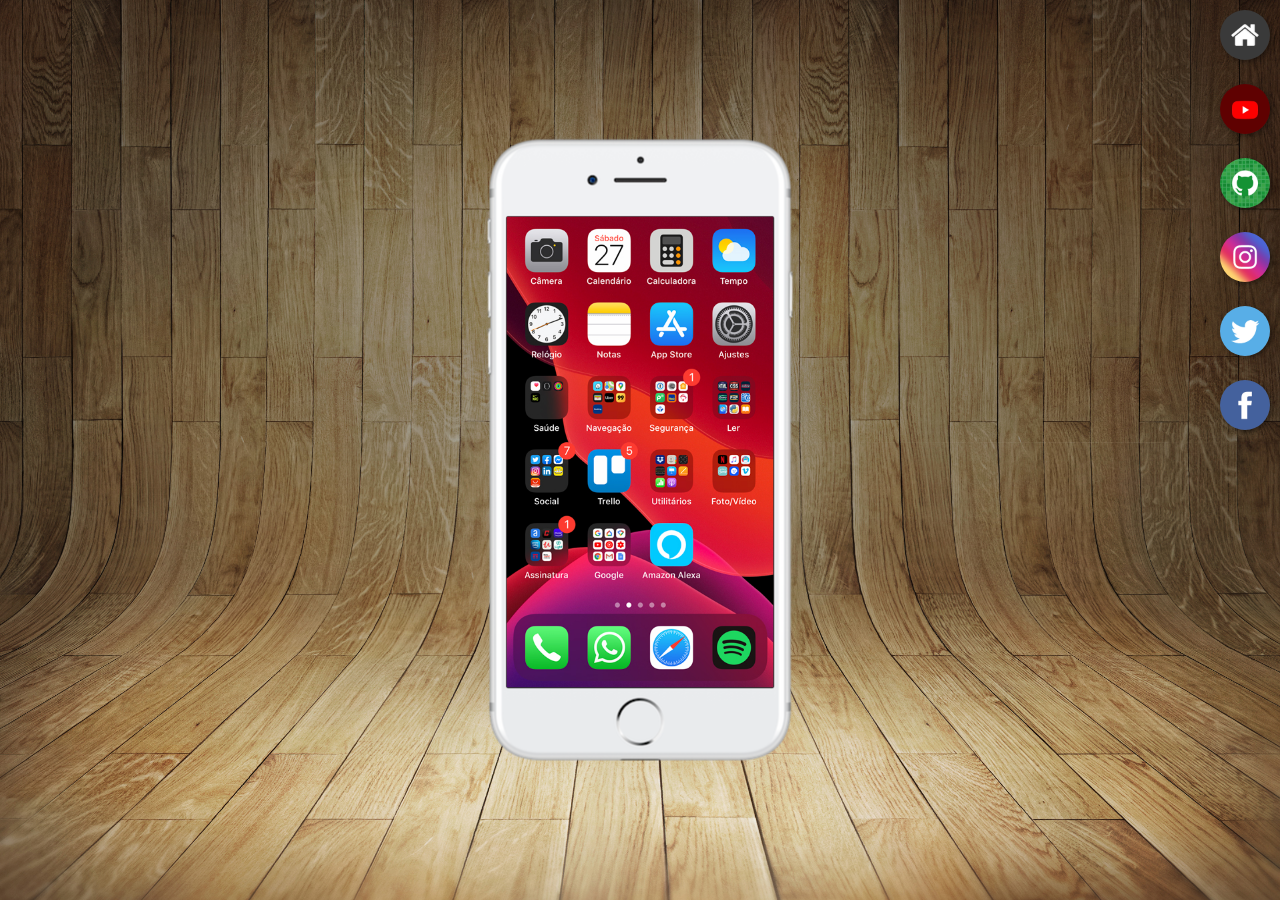
<file: index.html>
<!DOCTYPE html>
<html lang="pt-br">
<head>
    <meta charset="UTF-8">
    <meta http-equiv="X-UA-Compatible" content="IE=edge">
    <meta name="viewport" content="width=device-width, initial-scale=1.0">
    <link rel="shortcut icon" href="favicon.ico" type="image/x-icon">
    <link rel="stylesheet" href="estilos/style.css">
    <title>Projeto Redes Sociais</title>
</head>
<body>
    <main>
        <section id="telefone">
            <iframe src="home.html" name="tela" id="tela" frameborder="0">
                Seu navegador não é compatível com isso.
            </iframe>
        </section>
        <section id="redes-sociais">
            <a href="home.html" target="tela"><img src="imagens/logo-home.jpg" alt="Home"></a><br>
            <a href="youtube.html" target="tela"><img src="imagens/logo-youtube.jpg" alt="Youtube"></a><br>
            <a href="github.html" target="tela"><img src="imagens/logo-github.jpg" alt="GitHub"></a><br>
            <a href="instagram.html" target="tela"><img src="imagens/logo-instagram.jpg" alt="Instagram"></a><br>
            <a href="twitter.html" target="tela"><img src="imagens/logo-twitter.jpg" alt="Twitter"></a><br>
            <a href="facebook.html" target="tela"><img src="imagens/logo-facebook.jpg" alt="Facebook"></a>
        </section>
    </main>
</body>
</html>
</file>
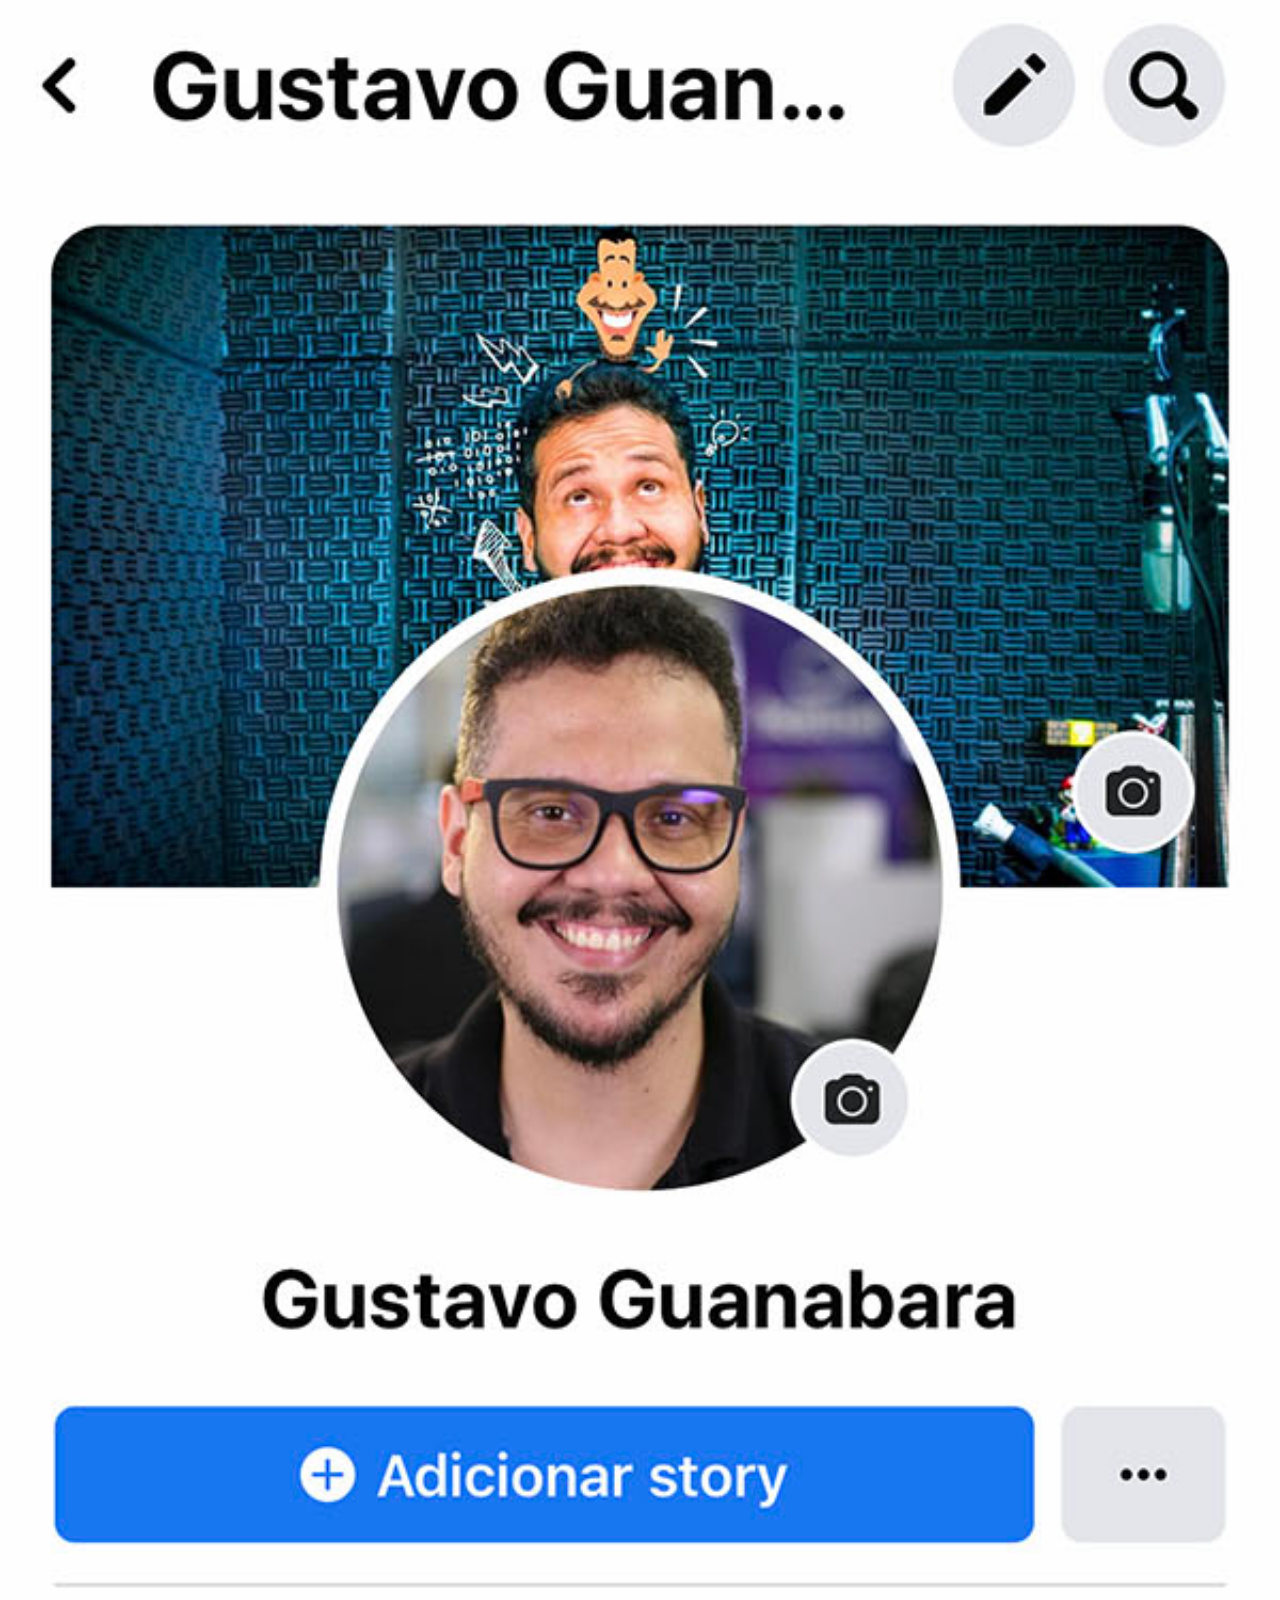
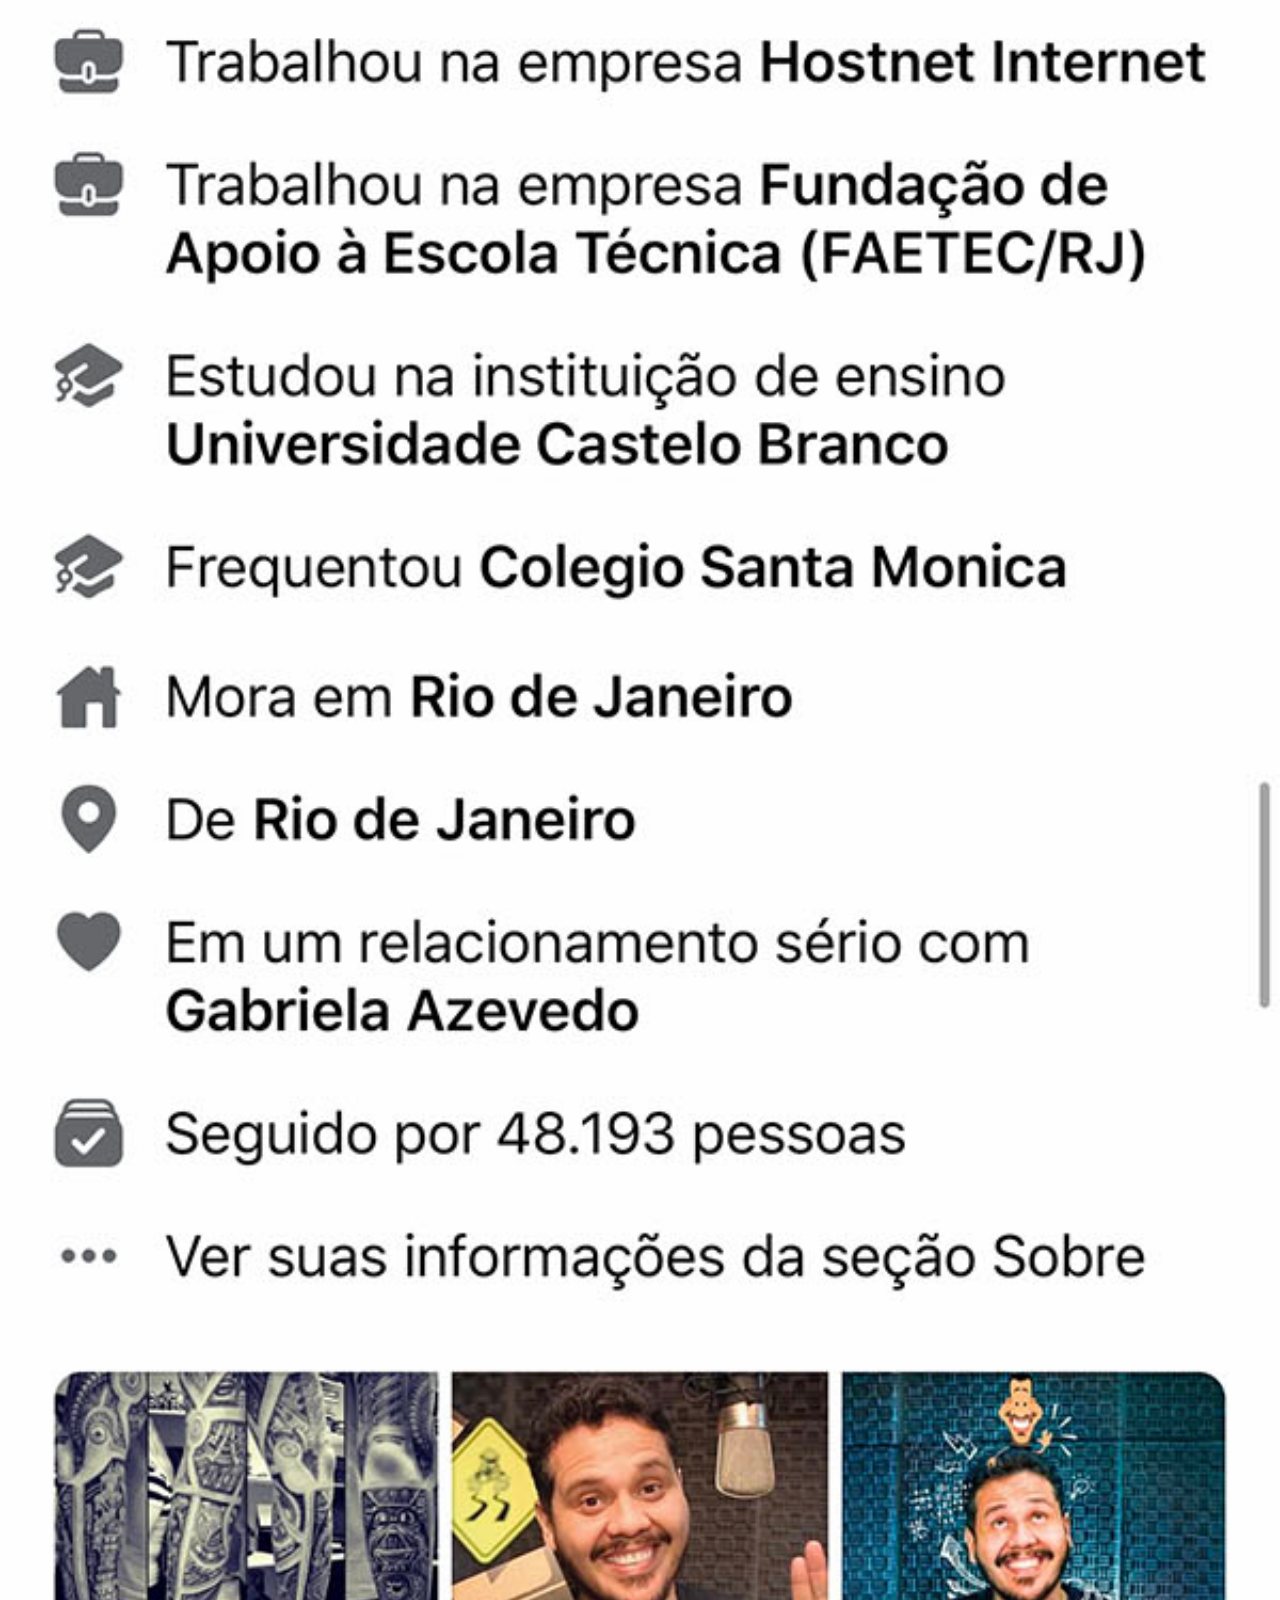
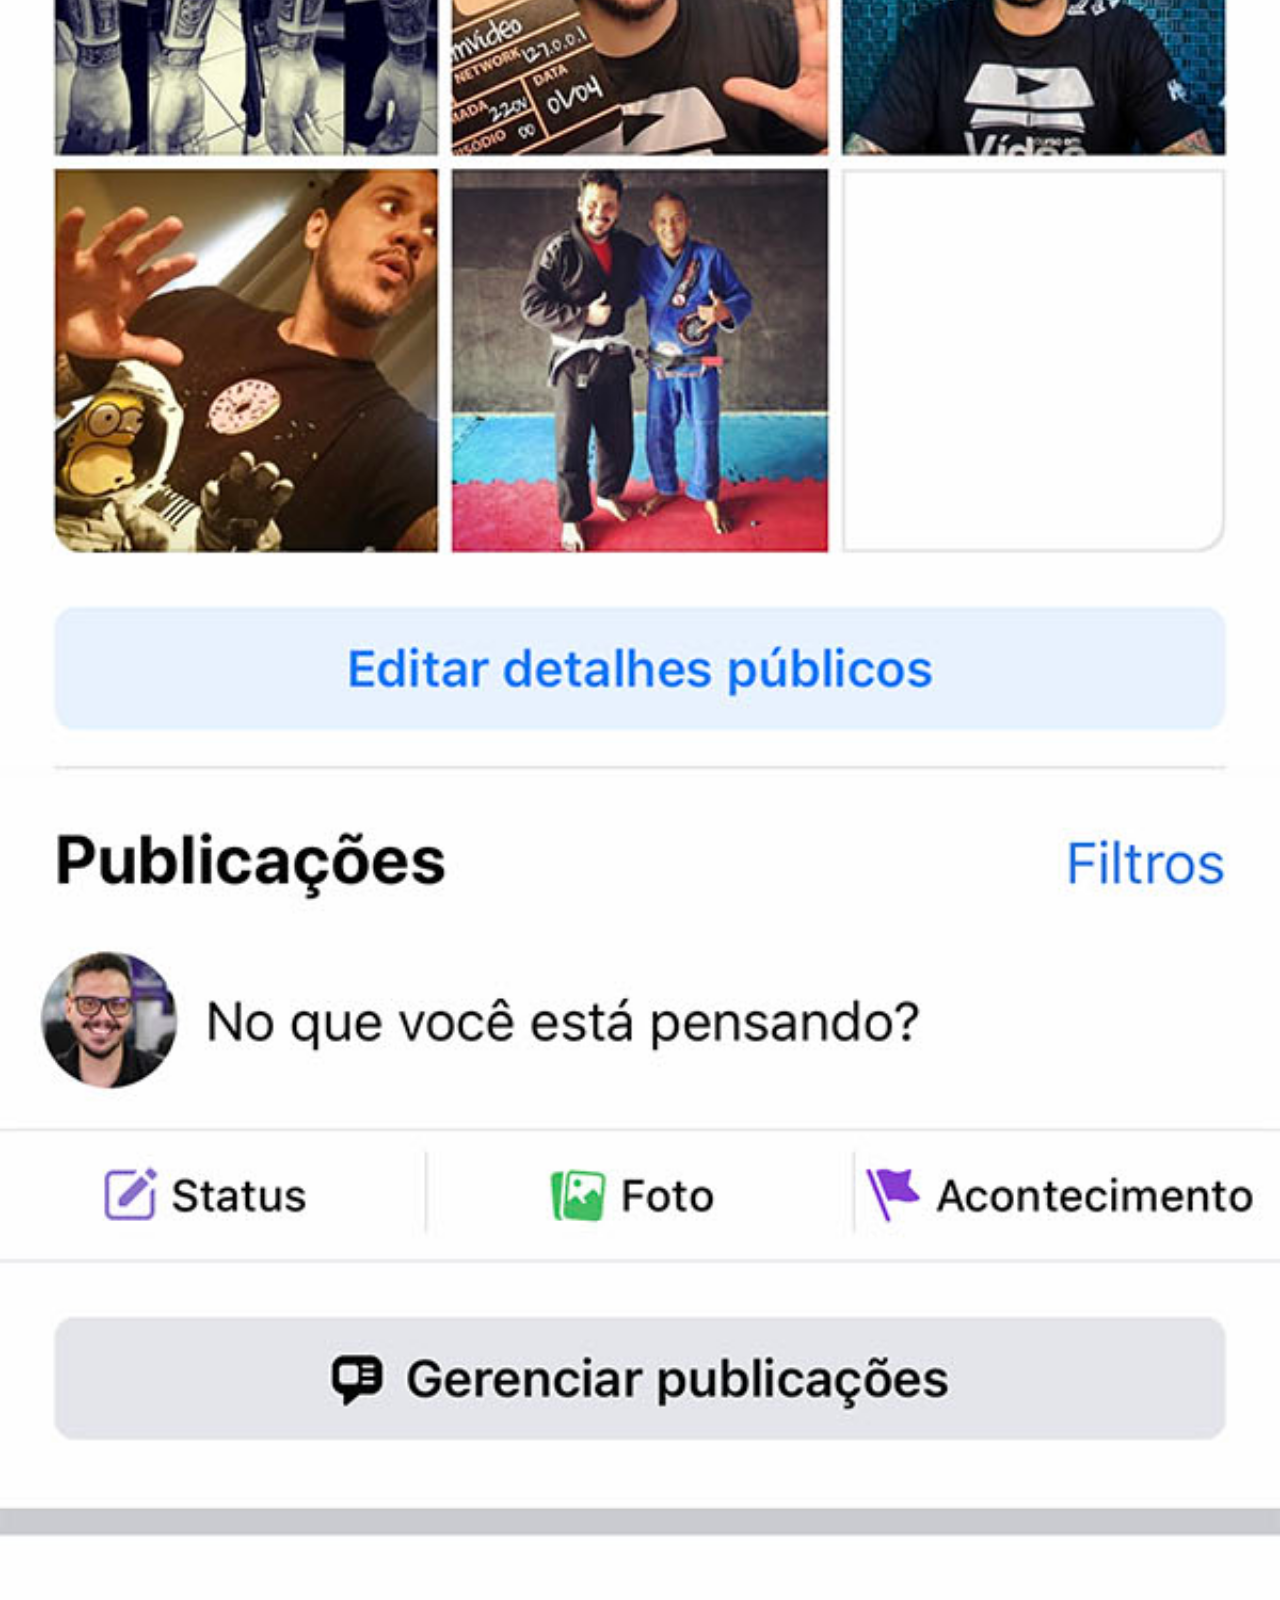
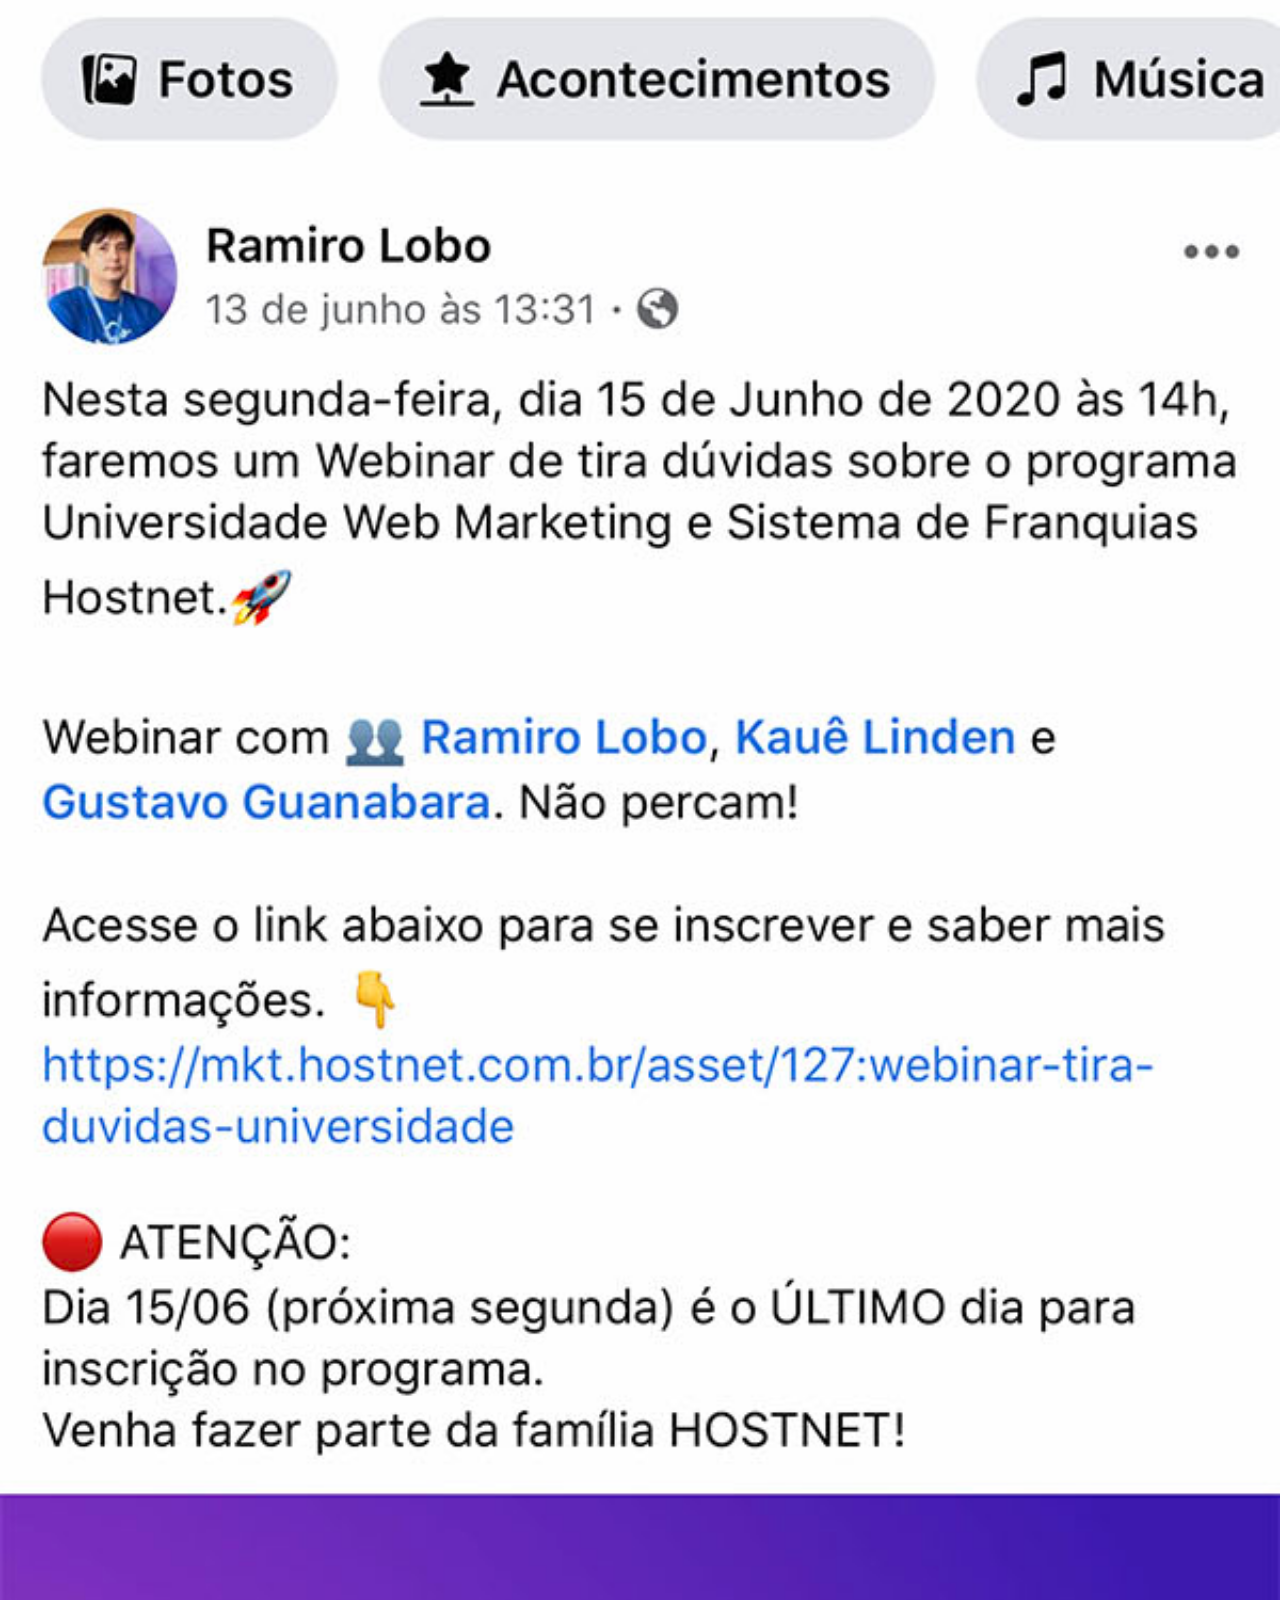
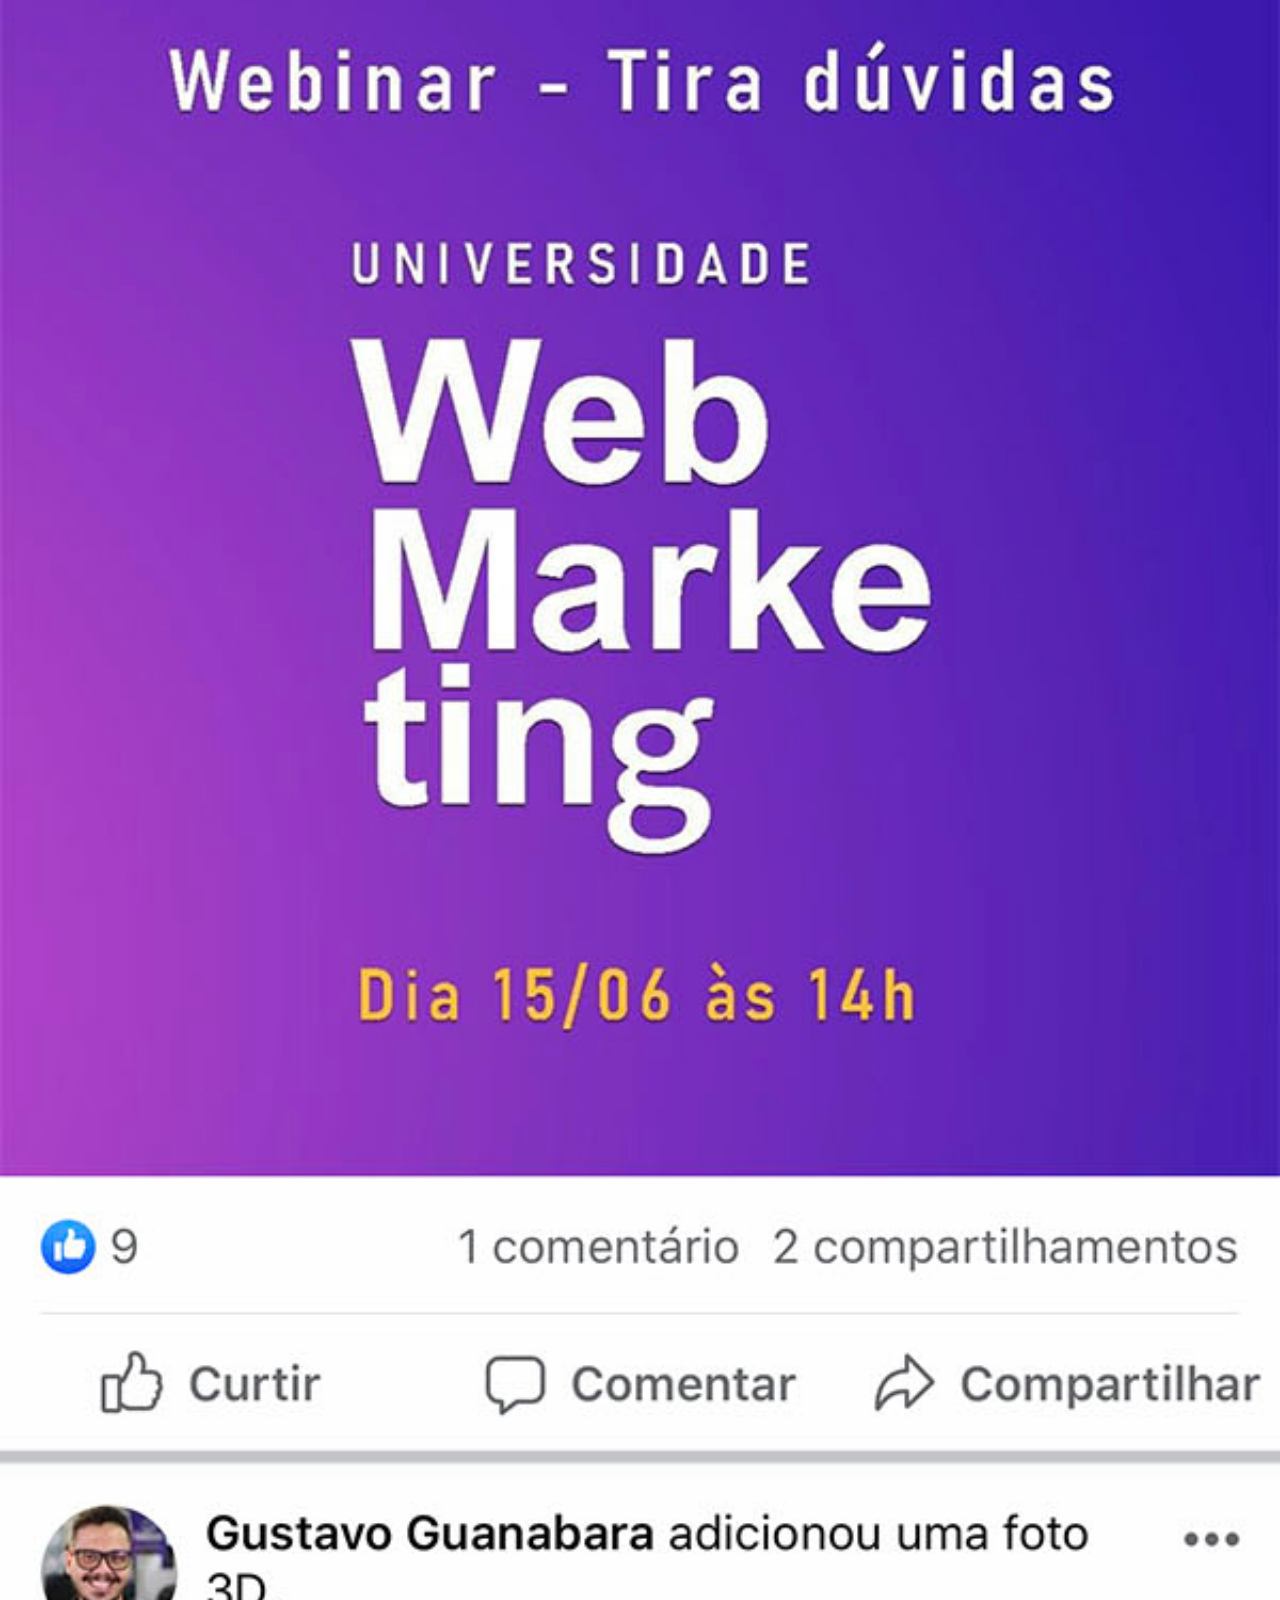
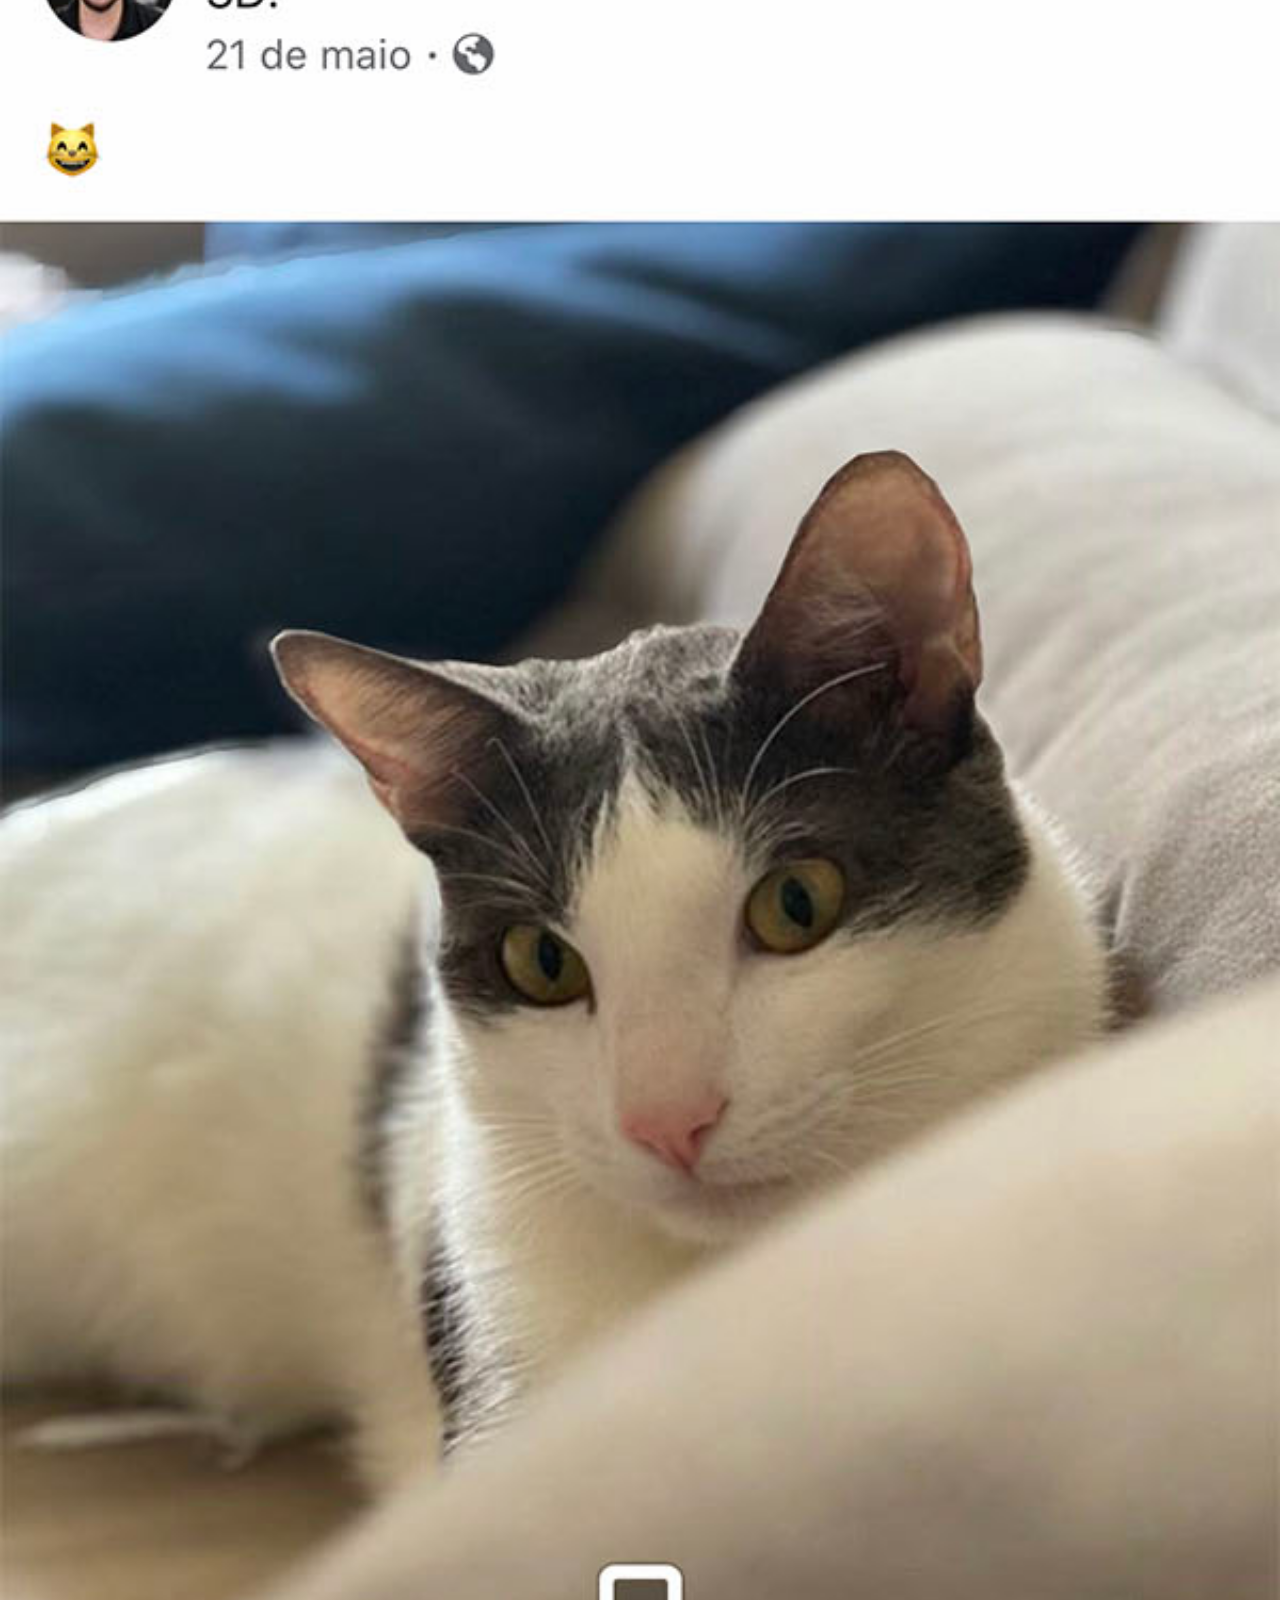
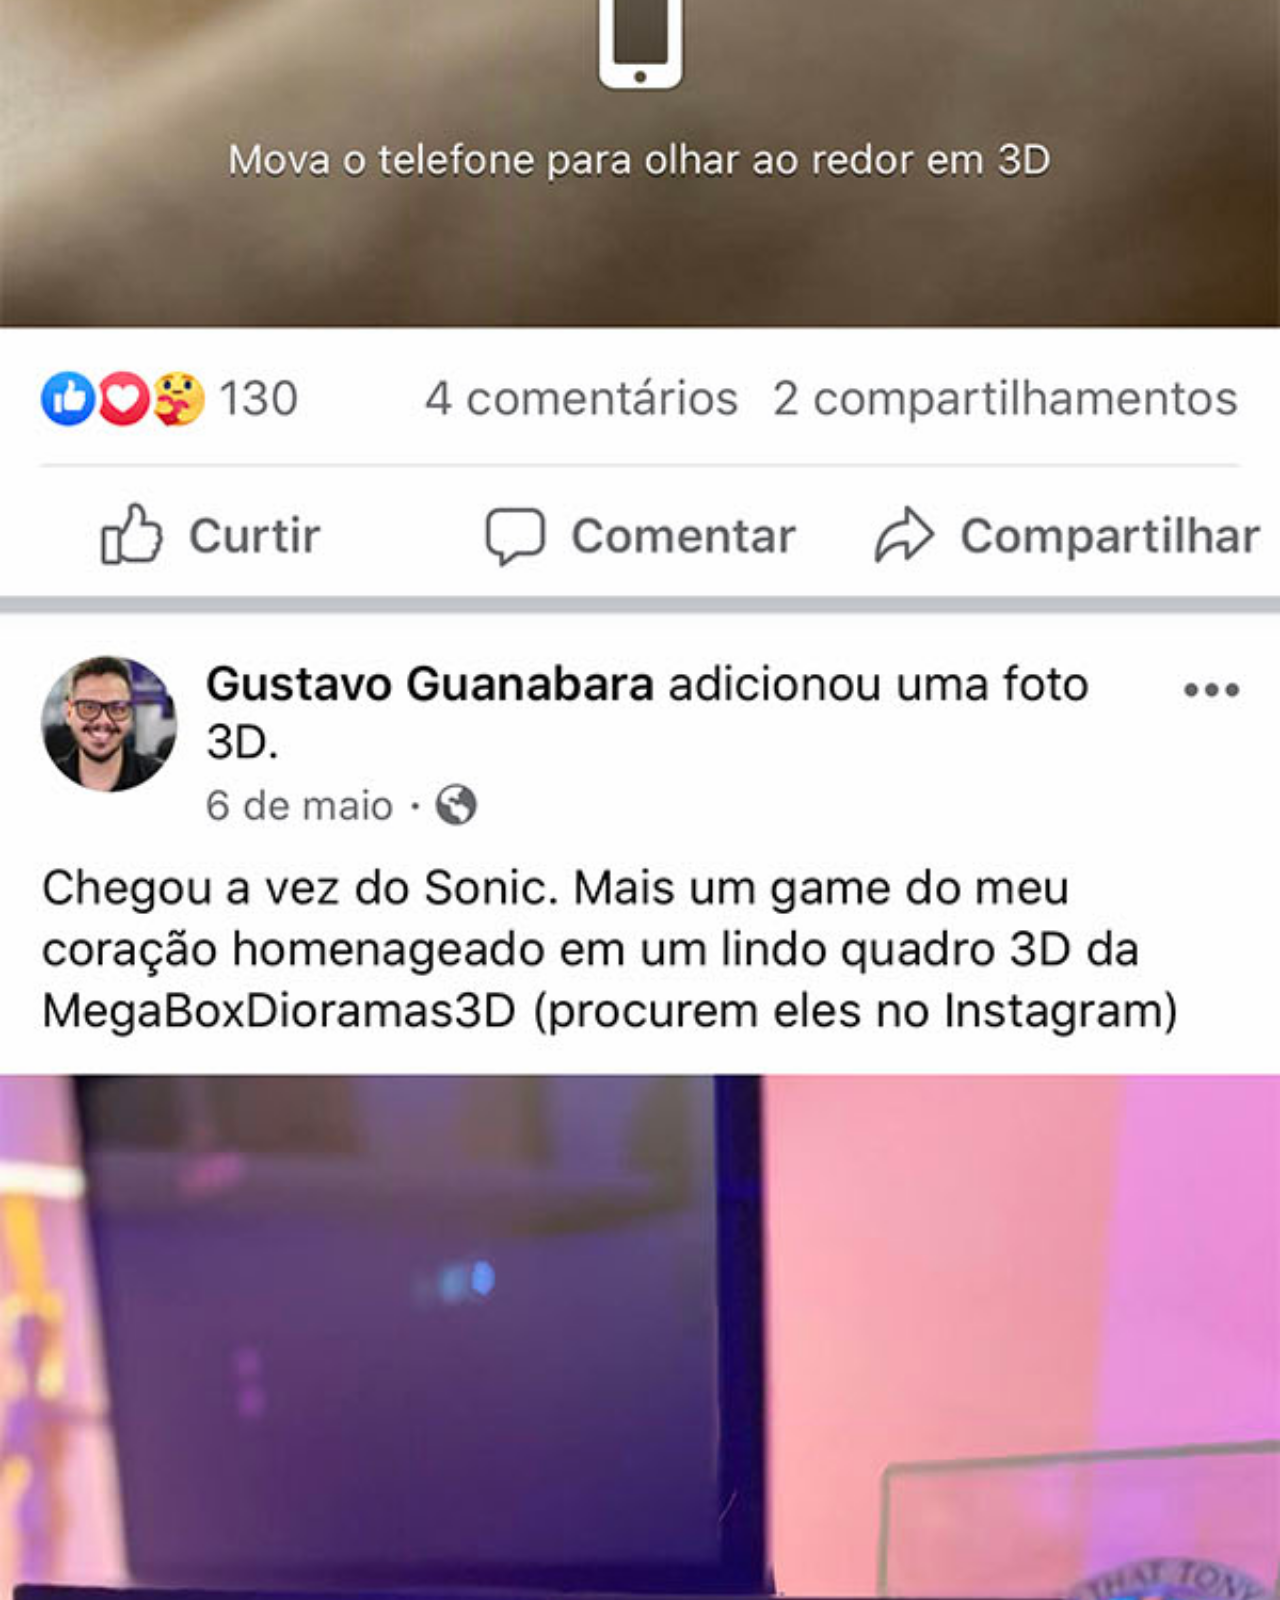
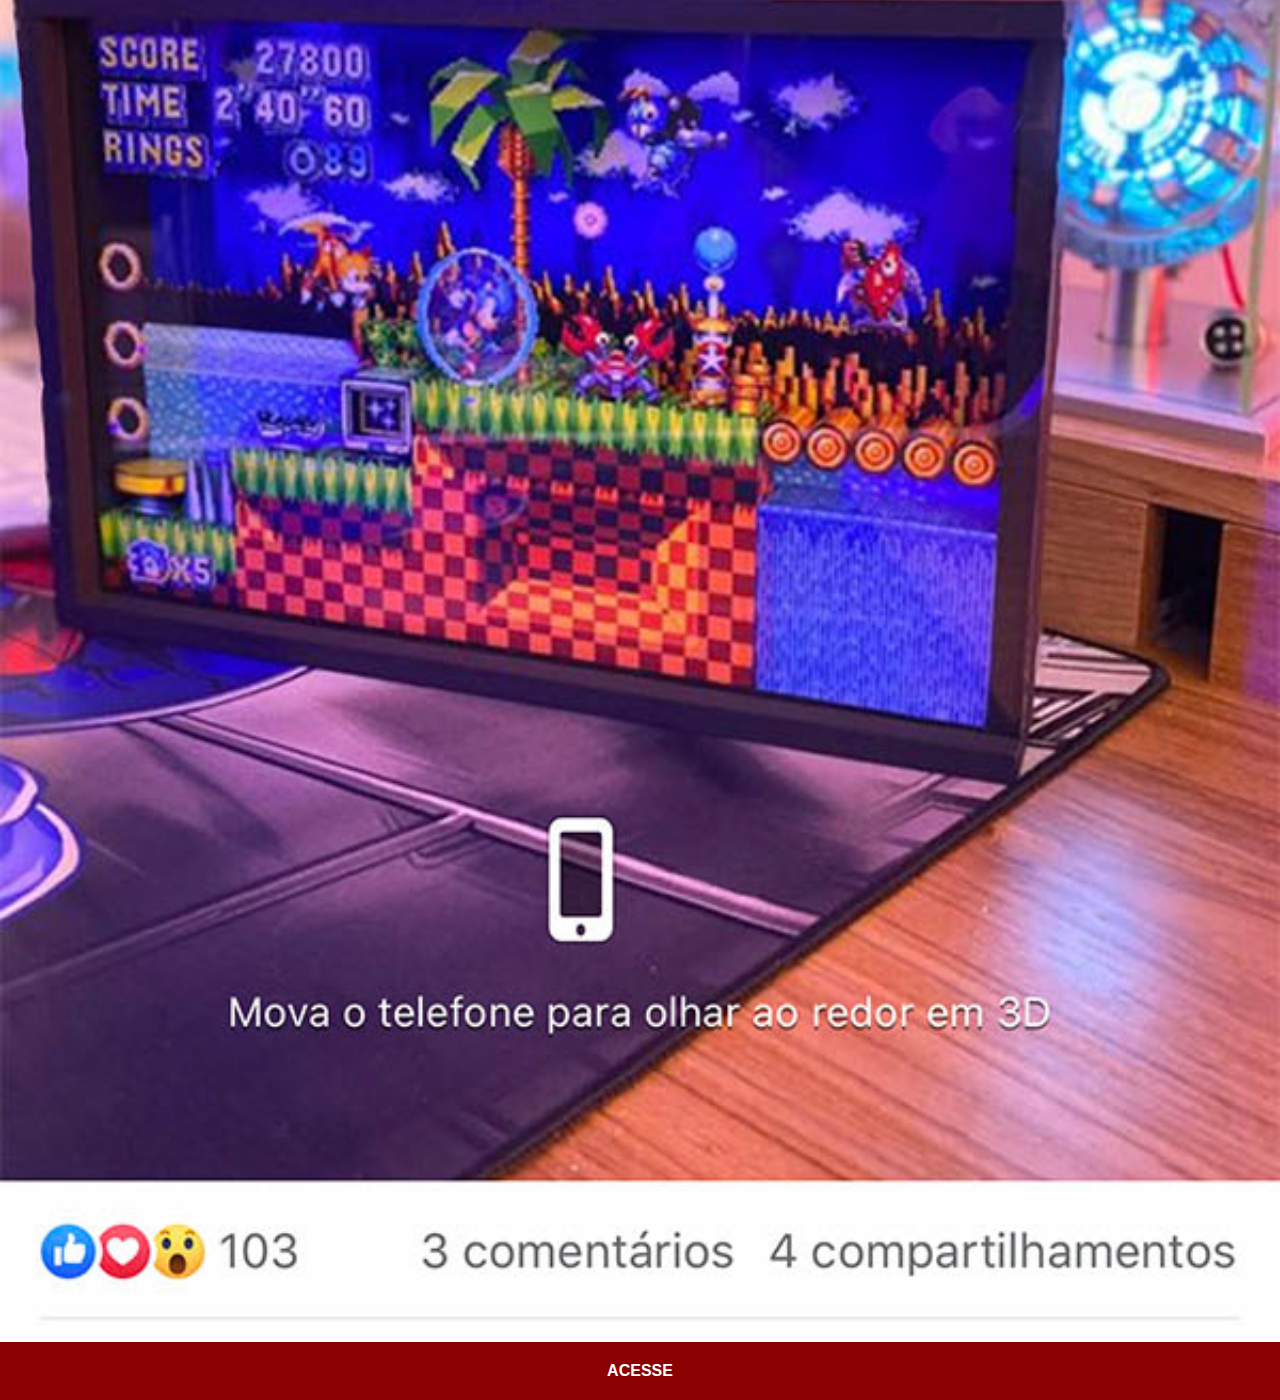
<file: facebook.html>
<!DOCTYPE html>
<html lang="pt-br">
<head>
    <meta charset="UTF-8">
    <meta http-equiv="X-UA-Compatible" content="IE=edge">
    <meta name="viewport" content="width=device-width, initial-scale=1.0">
    <title>Facebook</title>
    <link rel="stylesheet" href="estilos/social.css">
</head>
<body>
    <img src="imagens/tela-facebook.jpg" alt="Facebook"><a href="https://www.google.com/" target="_blank">ACESSE</a>
</body>
</html>
</file>
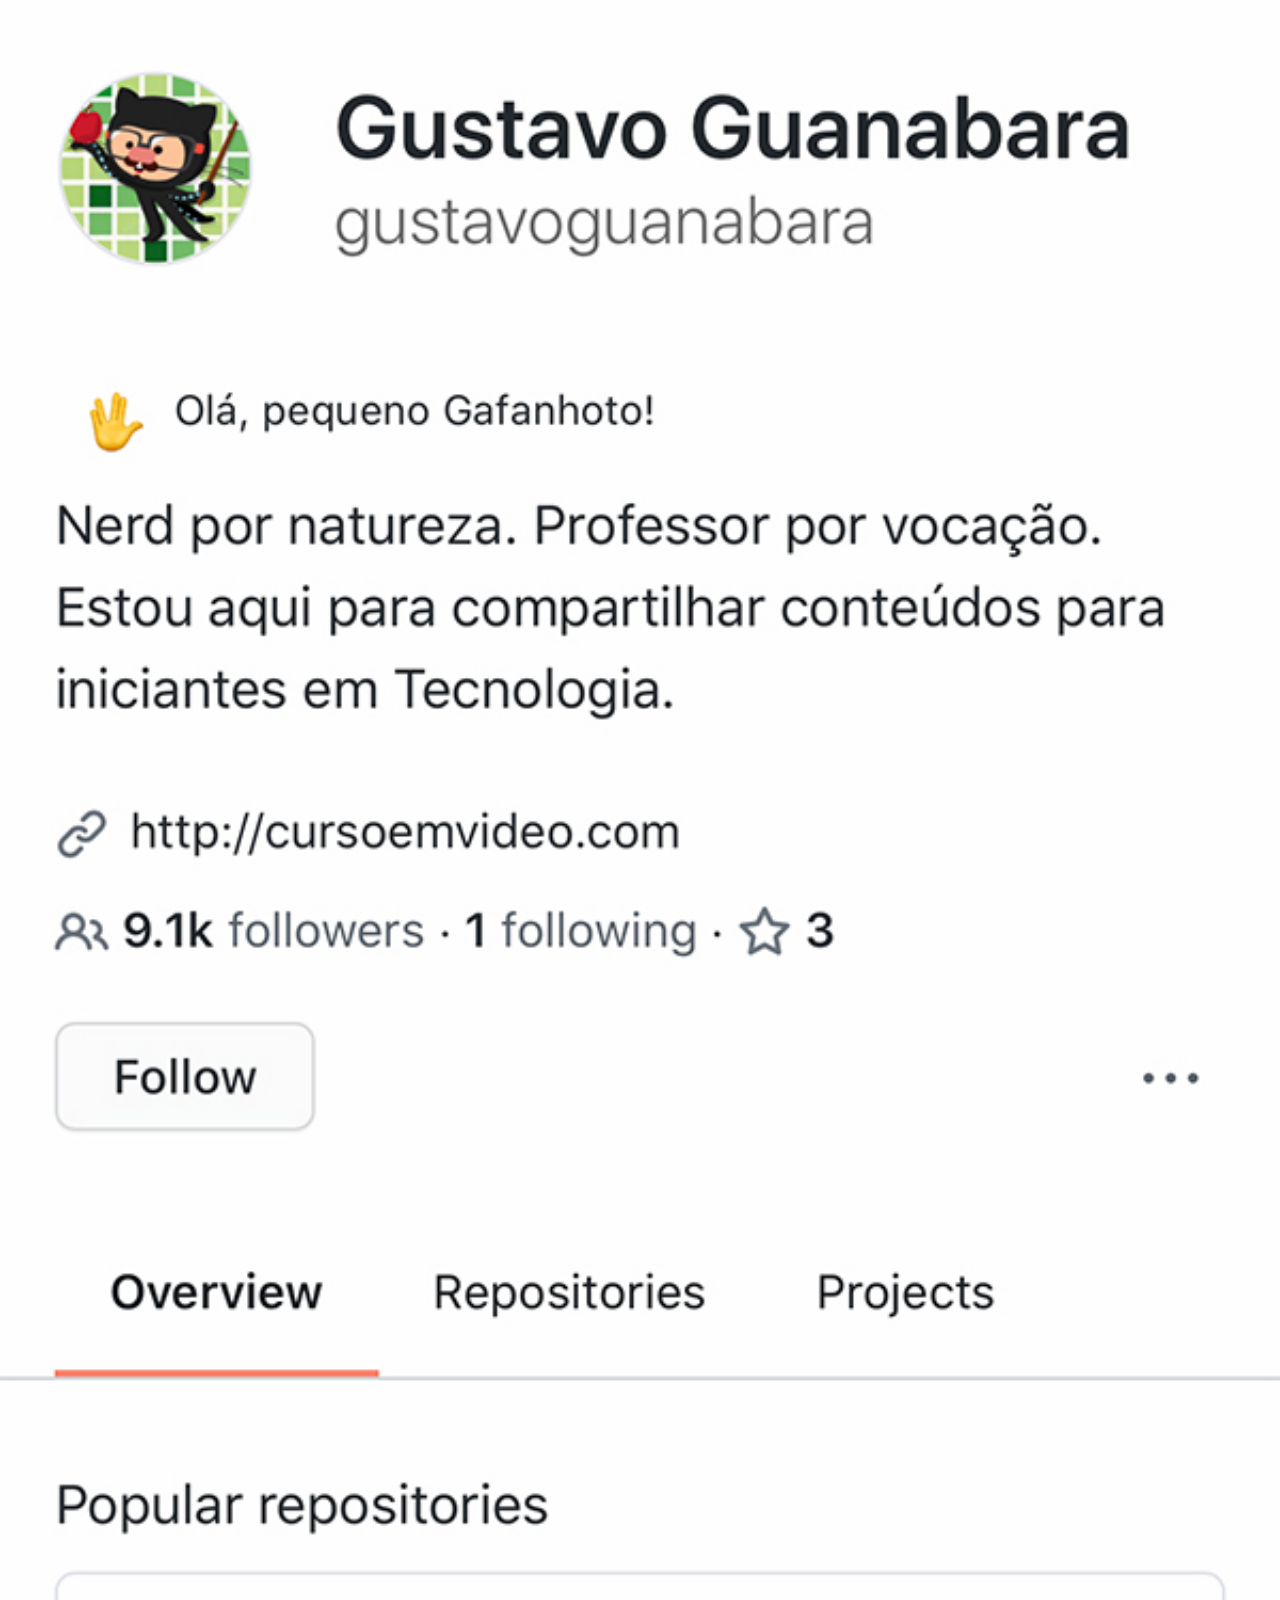
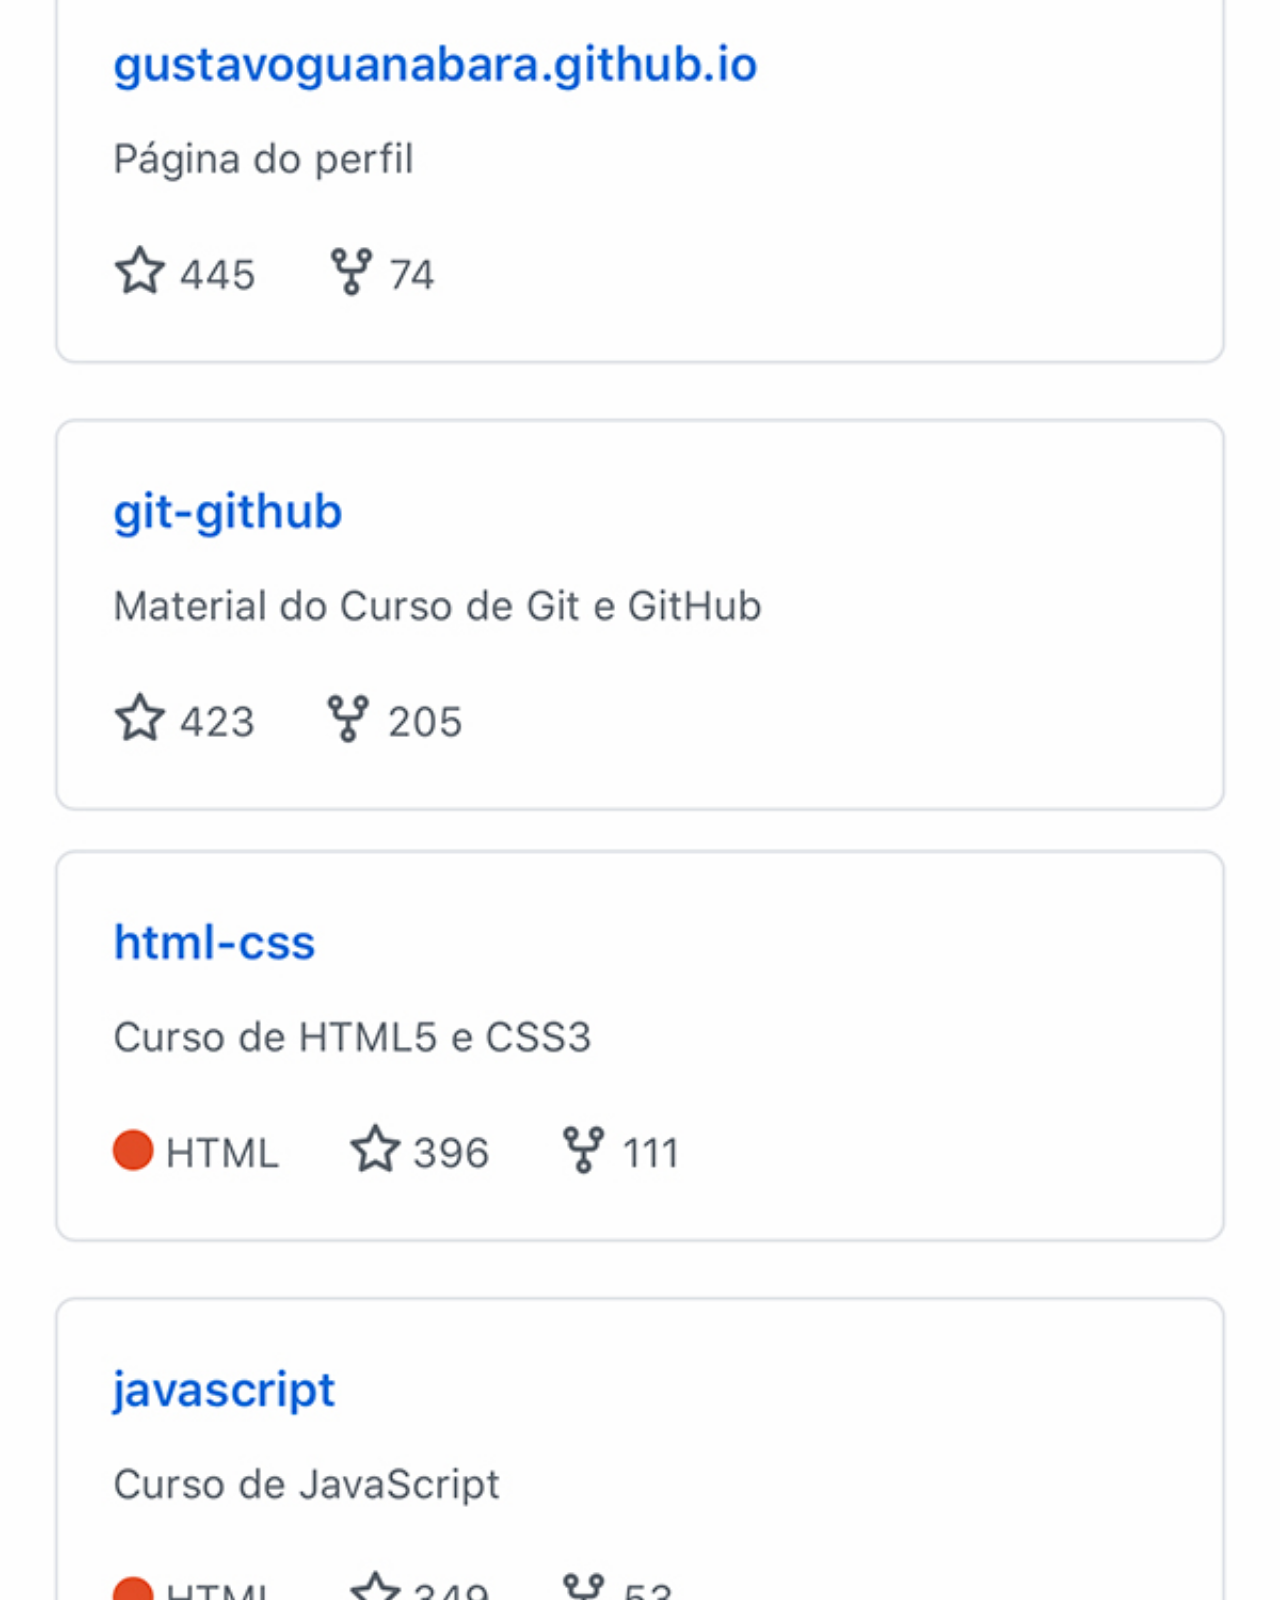
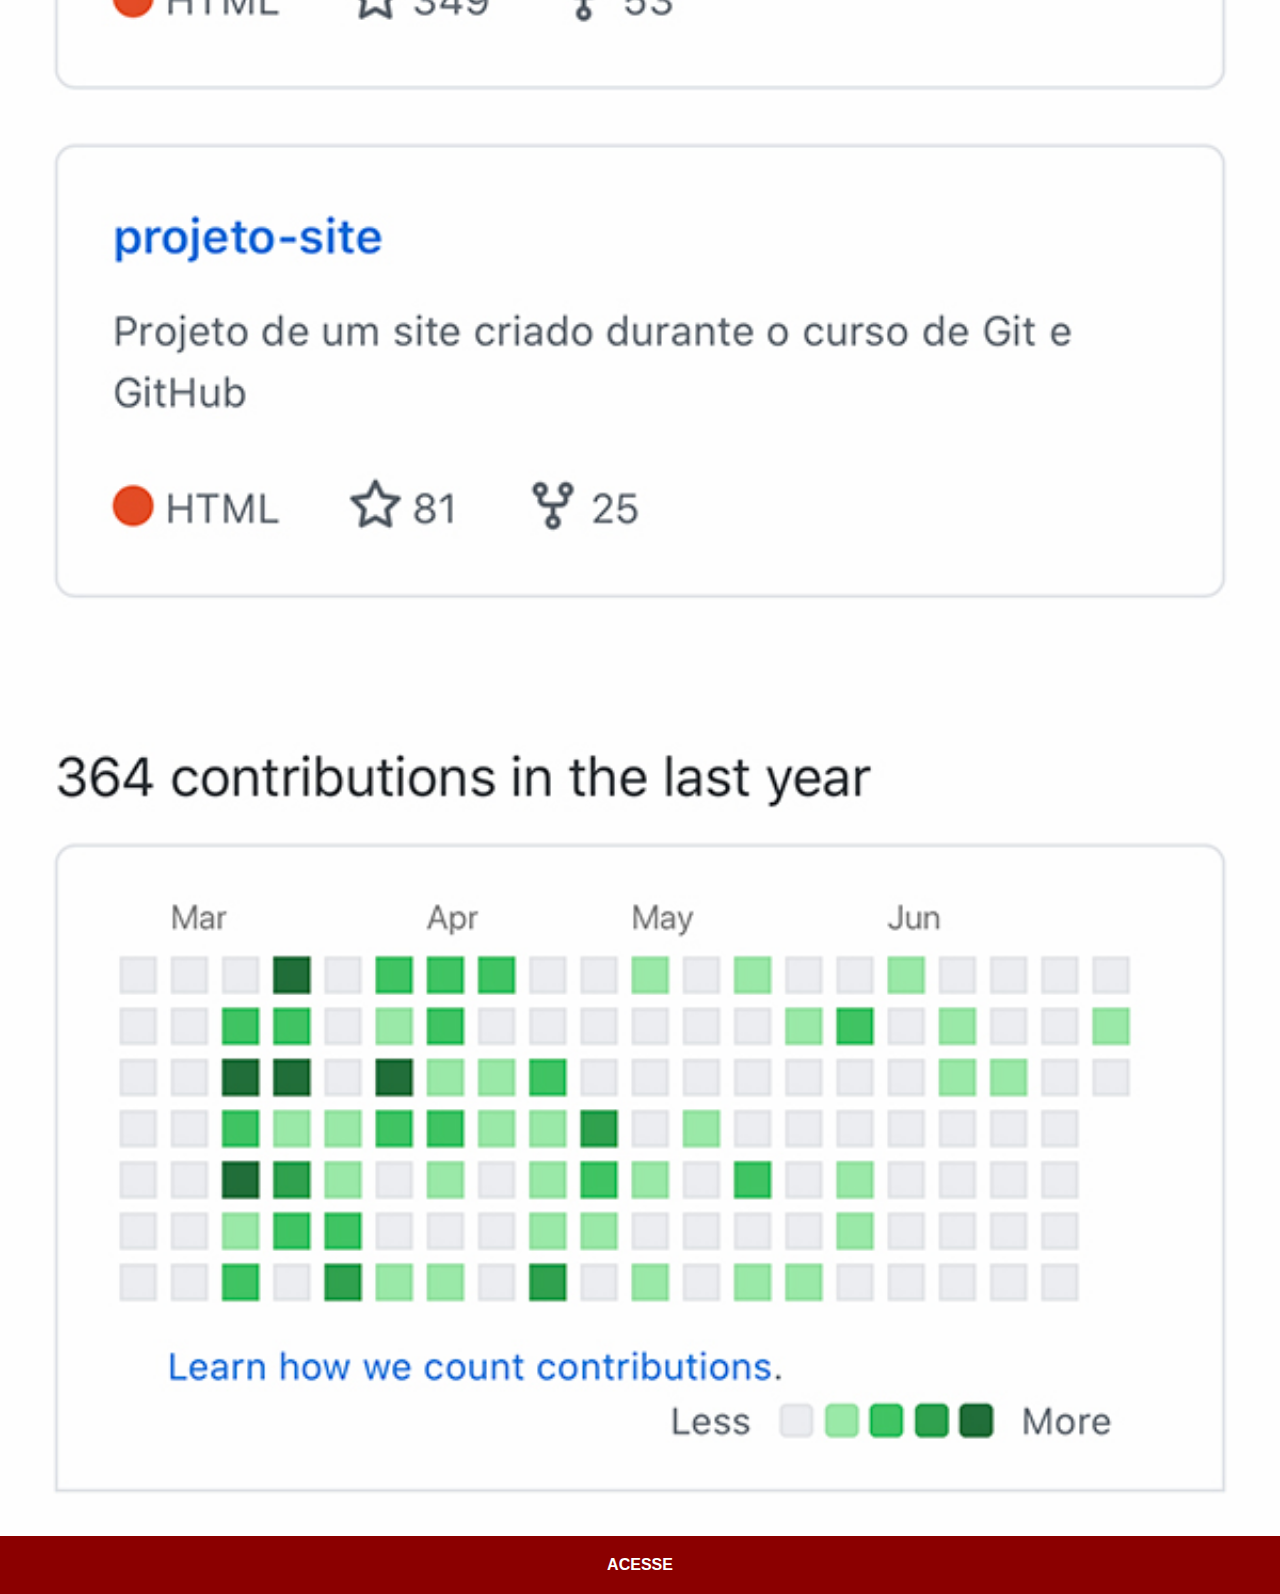
<file: github.html>
<!DOCTYPE html>
<html lang="pt-br">
<head>
    <meta charset="UTF-8">
    <meta http-equiv="X-UA-Compatible" content="IE=edge">
    <meta name="viewport" content="width=device-width, initial-scale=1.0">
    <title>GitHub</title>
    <link rel="stylesheet" href="estilos/social.css">
</head>
<body>
    <img src="imagens/tela-github.jpg" alt="GitHub">
    <a href="https://github.com/Vinicius-Mattos" target="_blank">ACESSE</a>
</body>
</html>
</file>
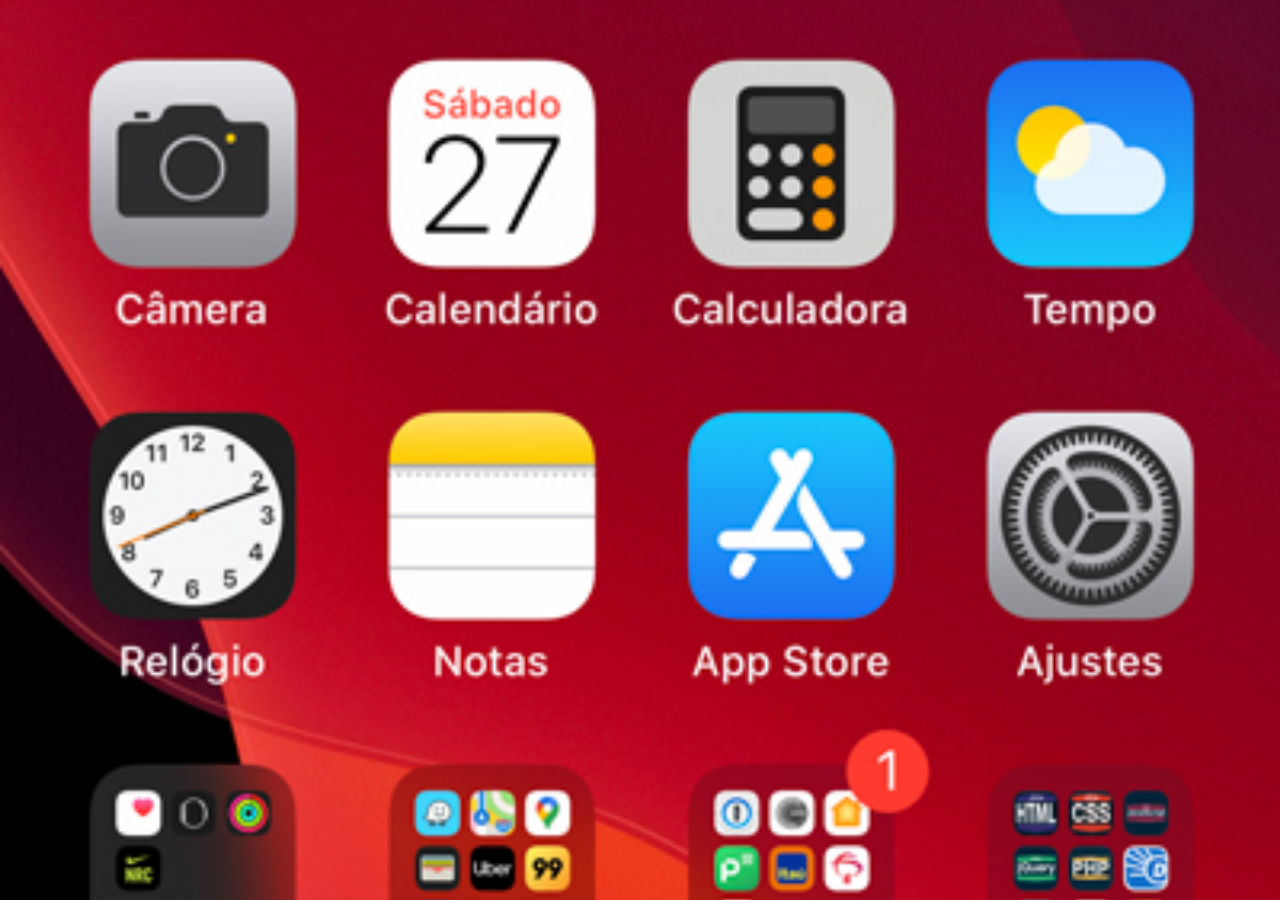
<file: home.html>
<!DOCTYPE html>
<html lang="pt-br">
<head>
    <meta charset="UTF-8">
    <meta http-equiv="X-UA-Compatible" content="IE=edge">
    <meta name="viewport" content="width=device-width, initial-scale=1.0">
    <title>Home</title>
</head>
<style>
    * {
        margin: 0px;
        padding: 0px;
    }

    body {
        width: 100vw;
        height: 100vh;
        background: black url('imagens/tela-home.jpg') no-repeat top center;
        background-size: cover;
    }
</style>
<body>
    
</body>
</html>
</file>
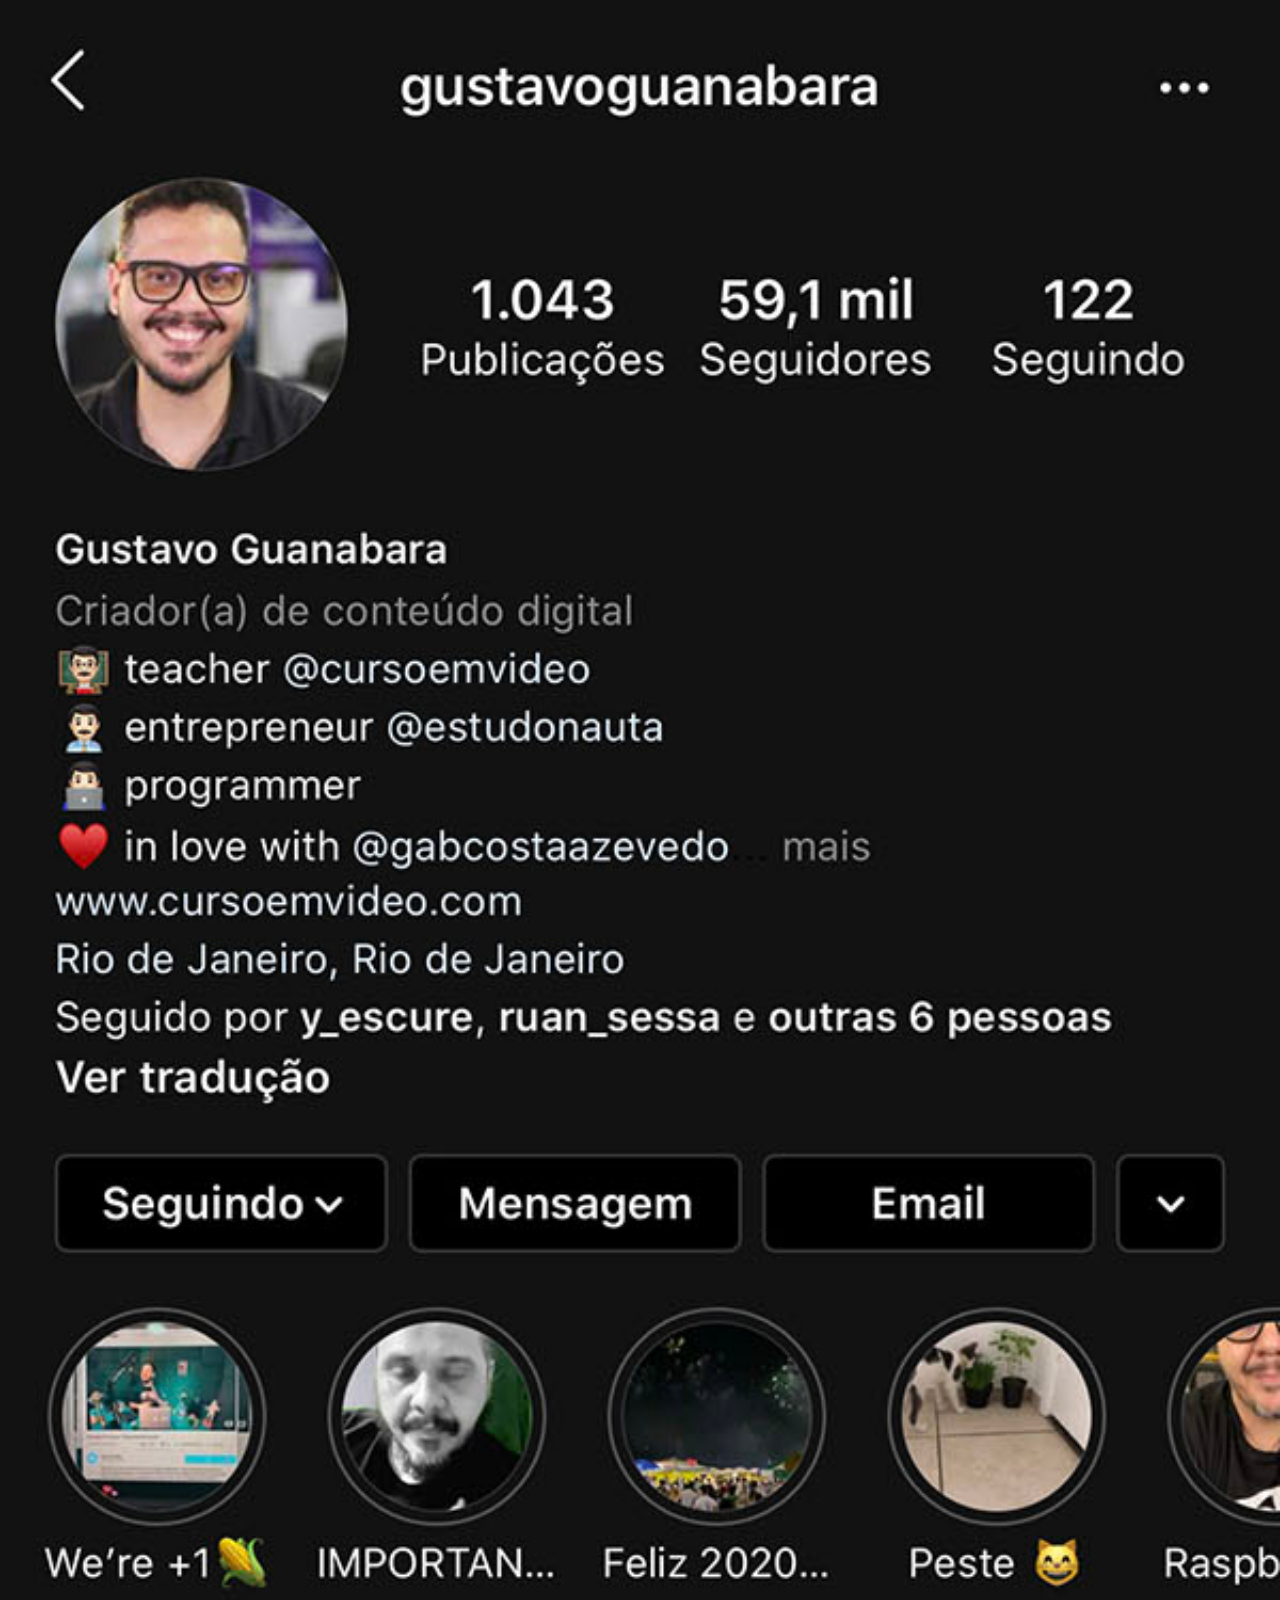
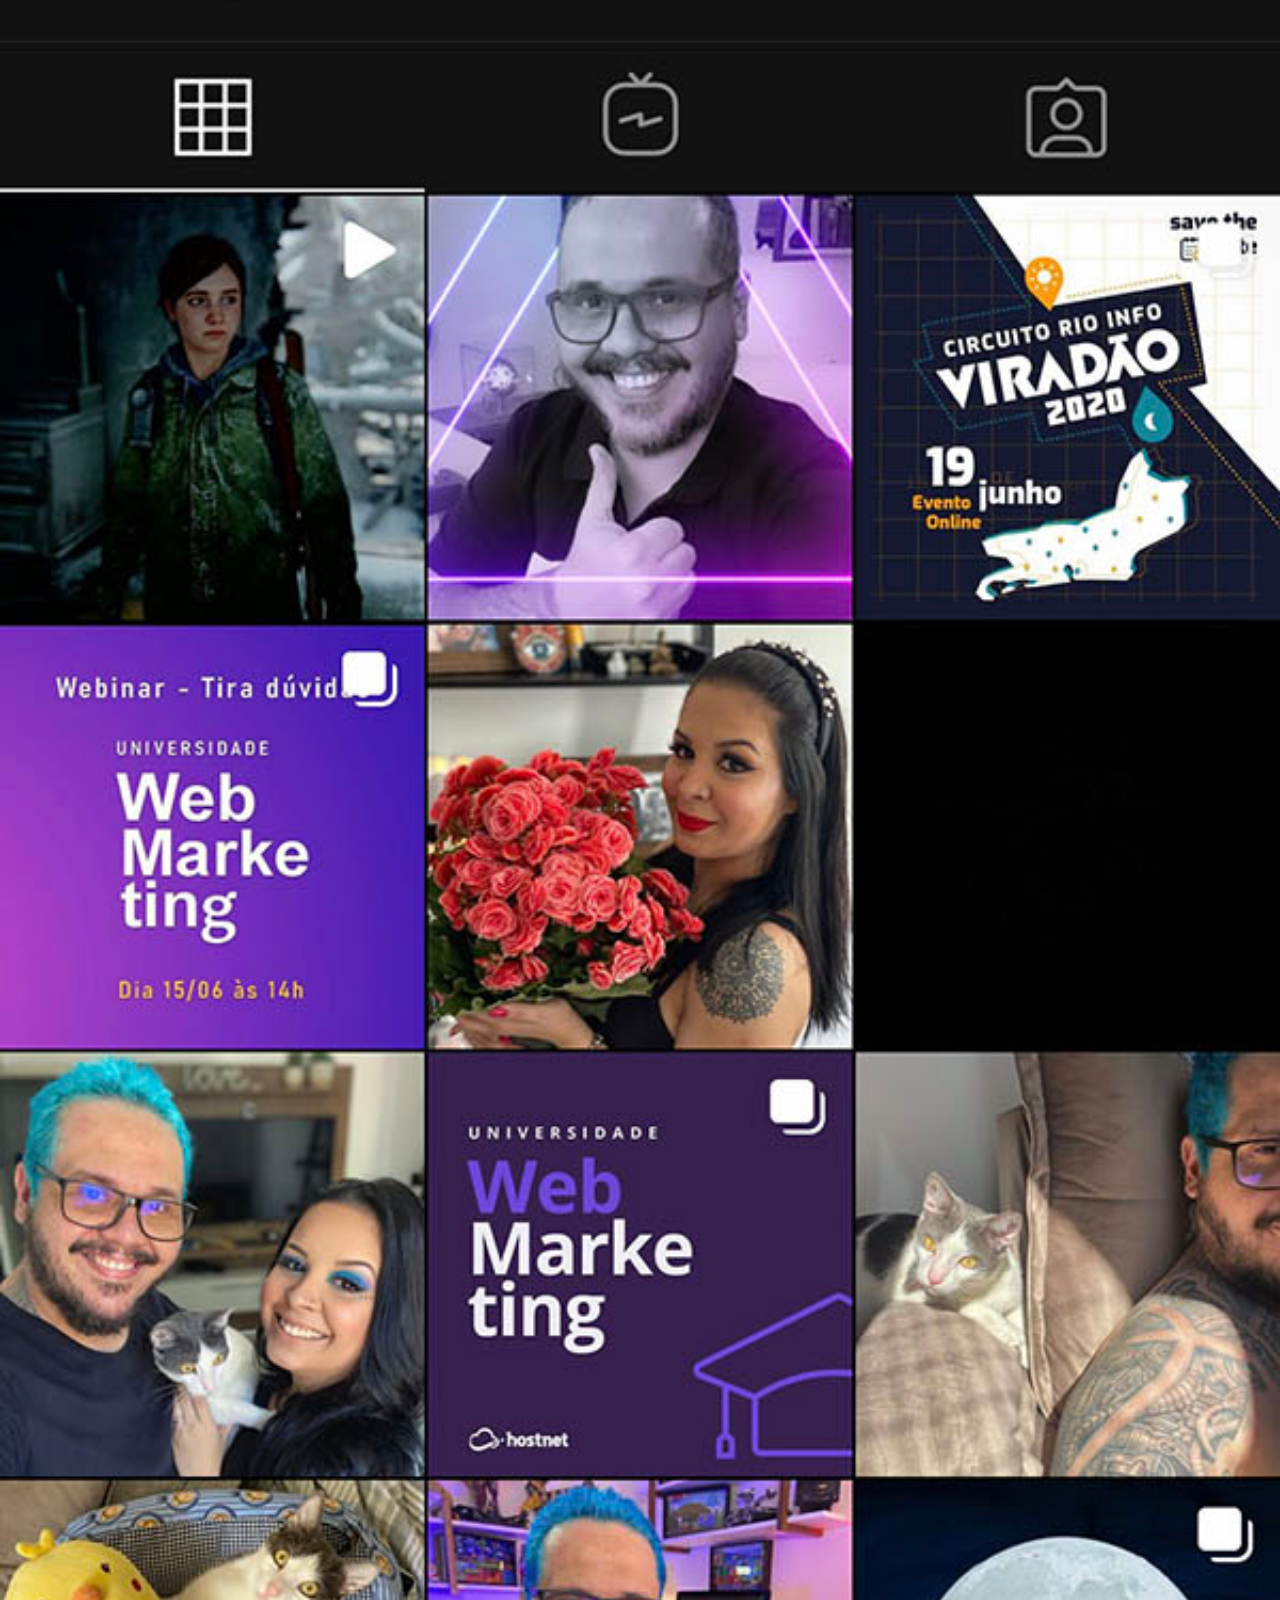
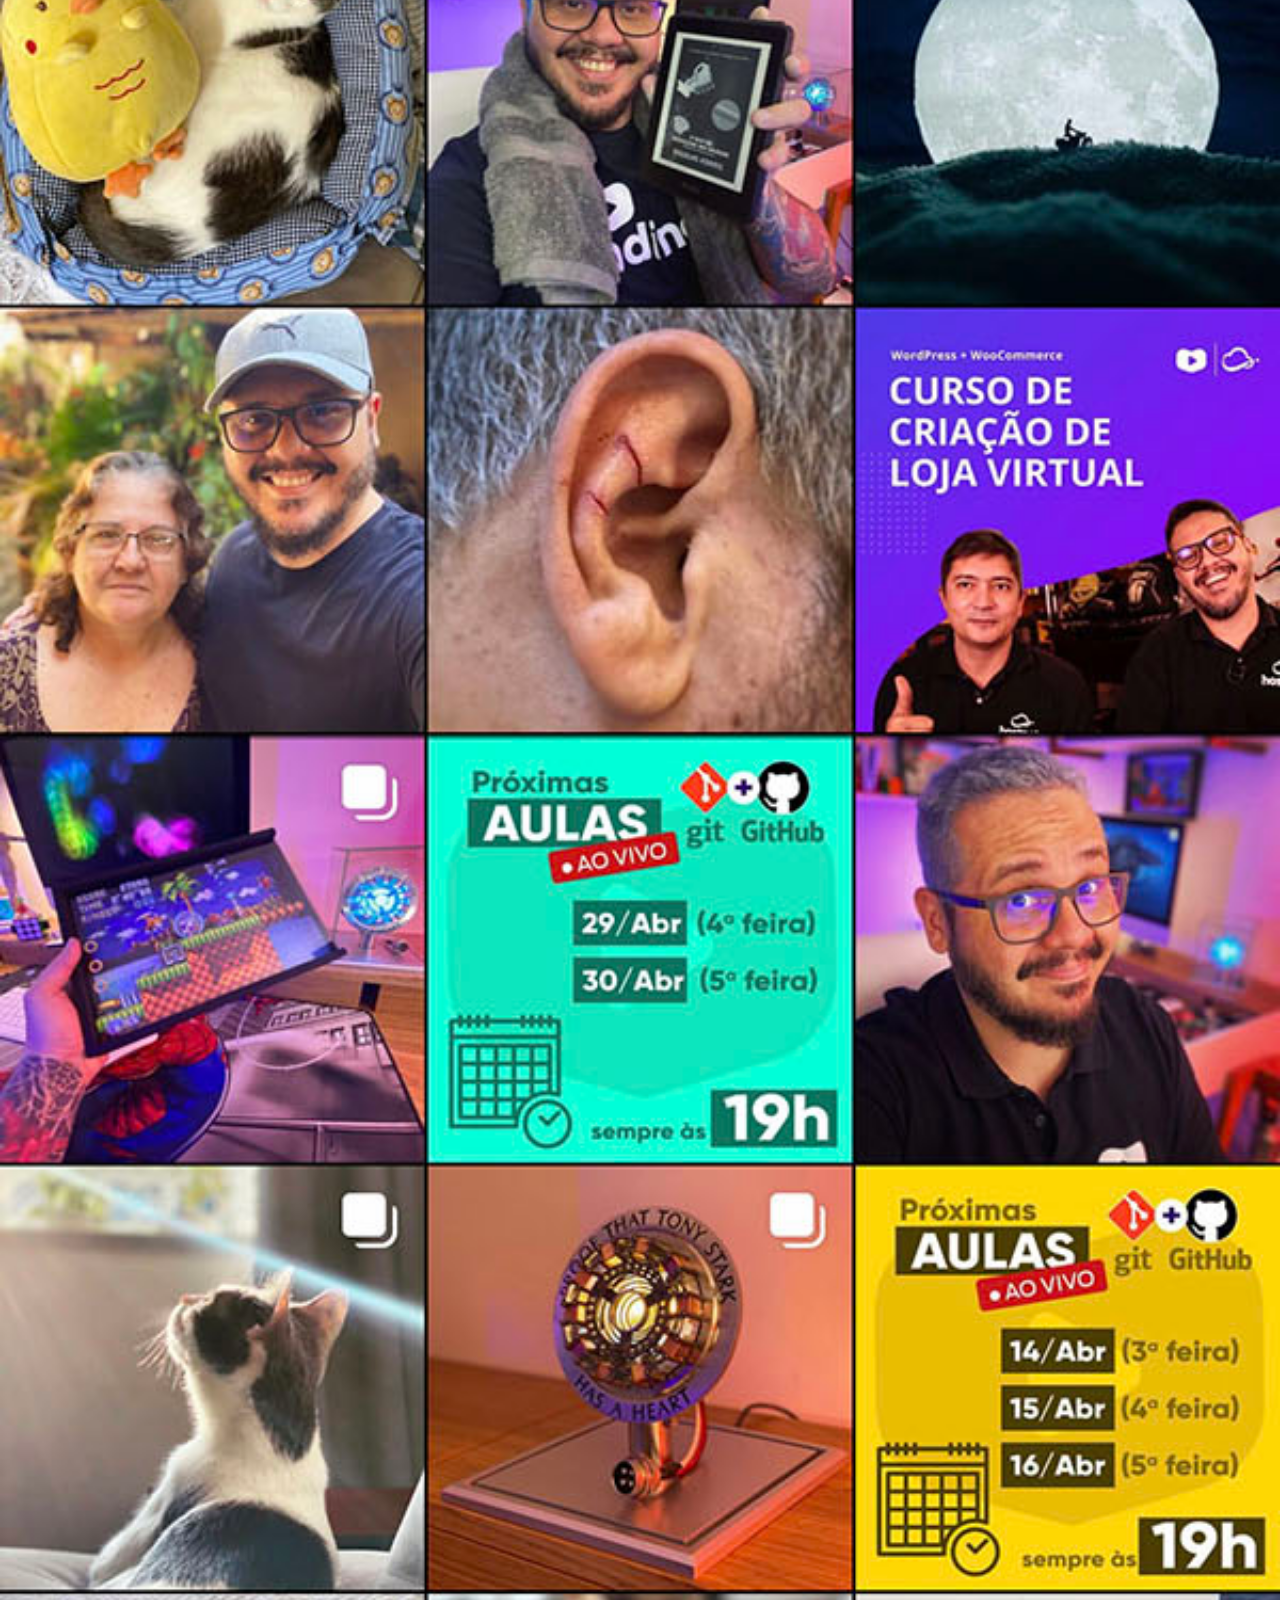
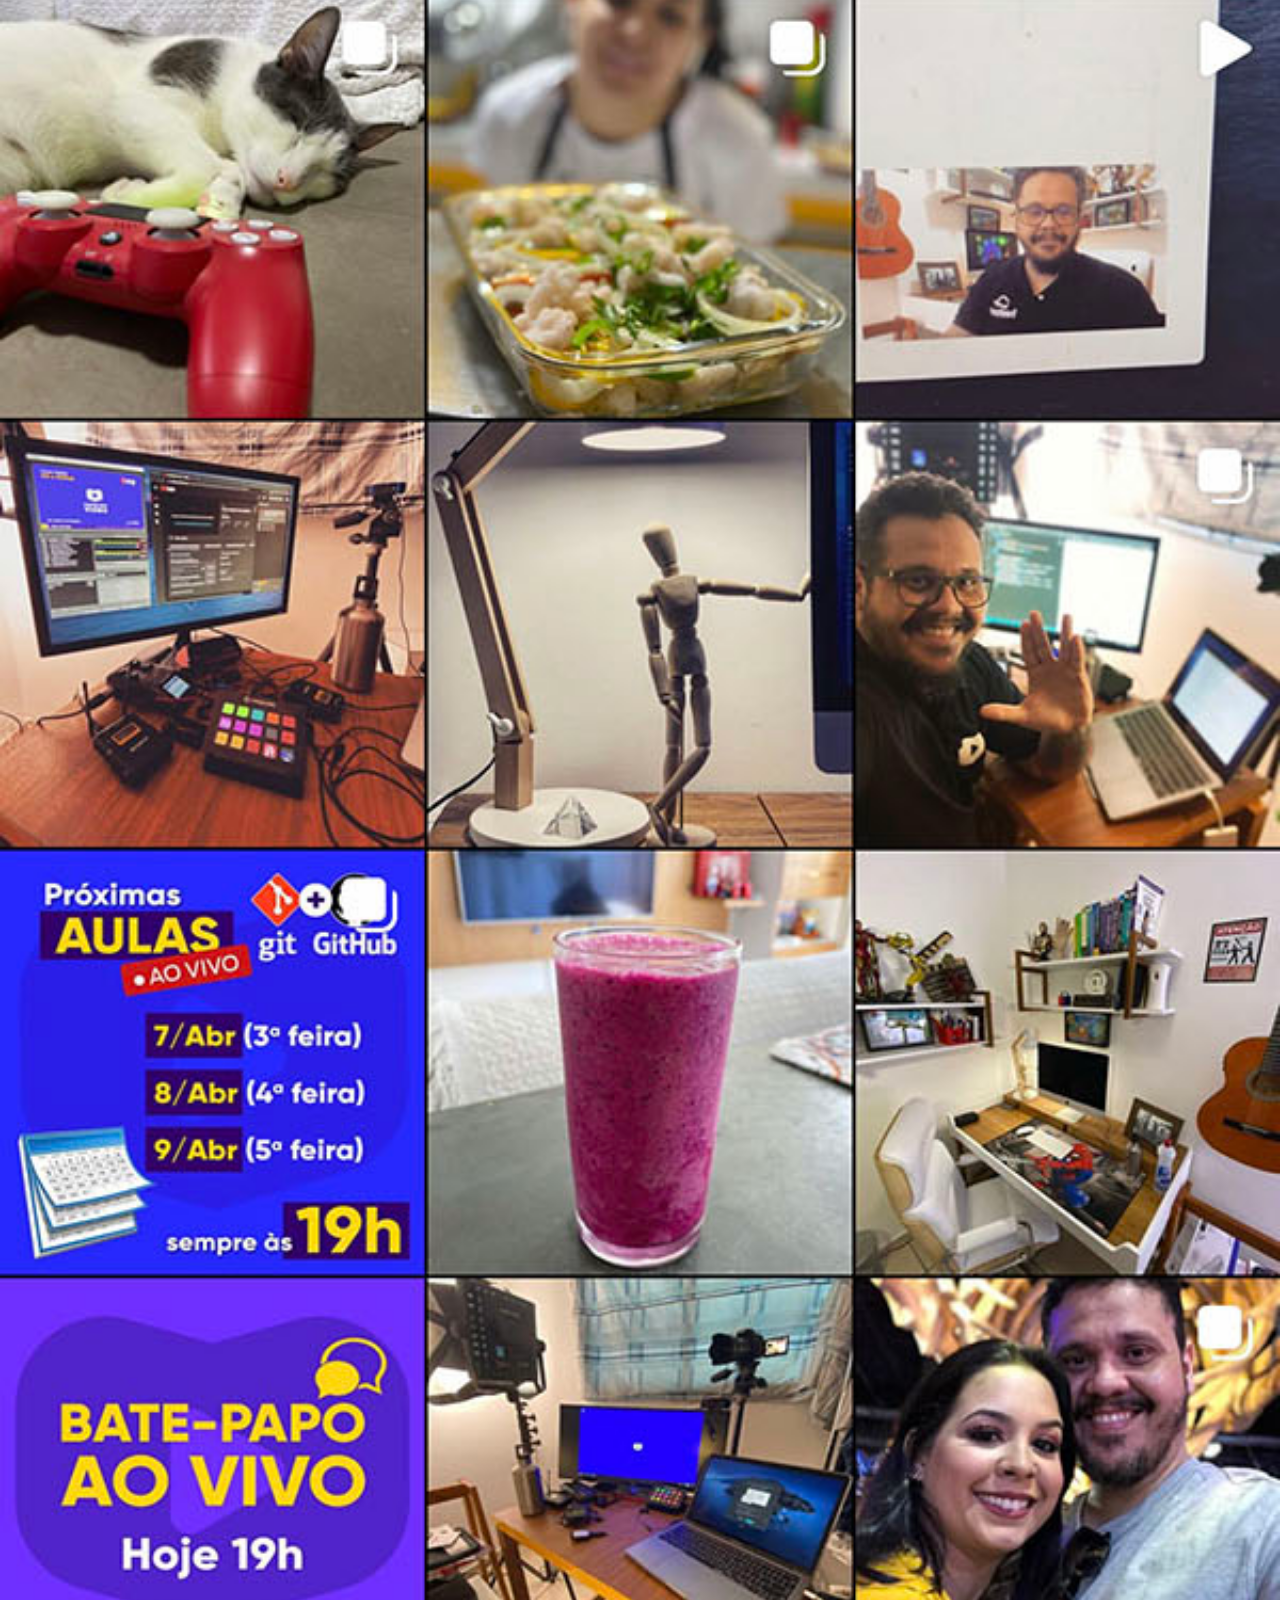
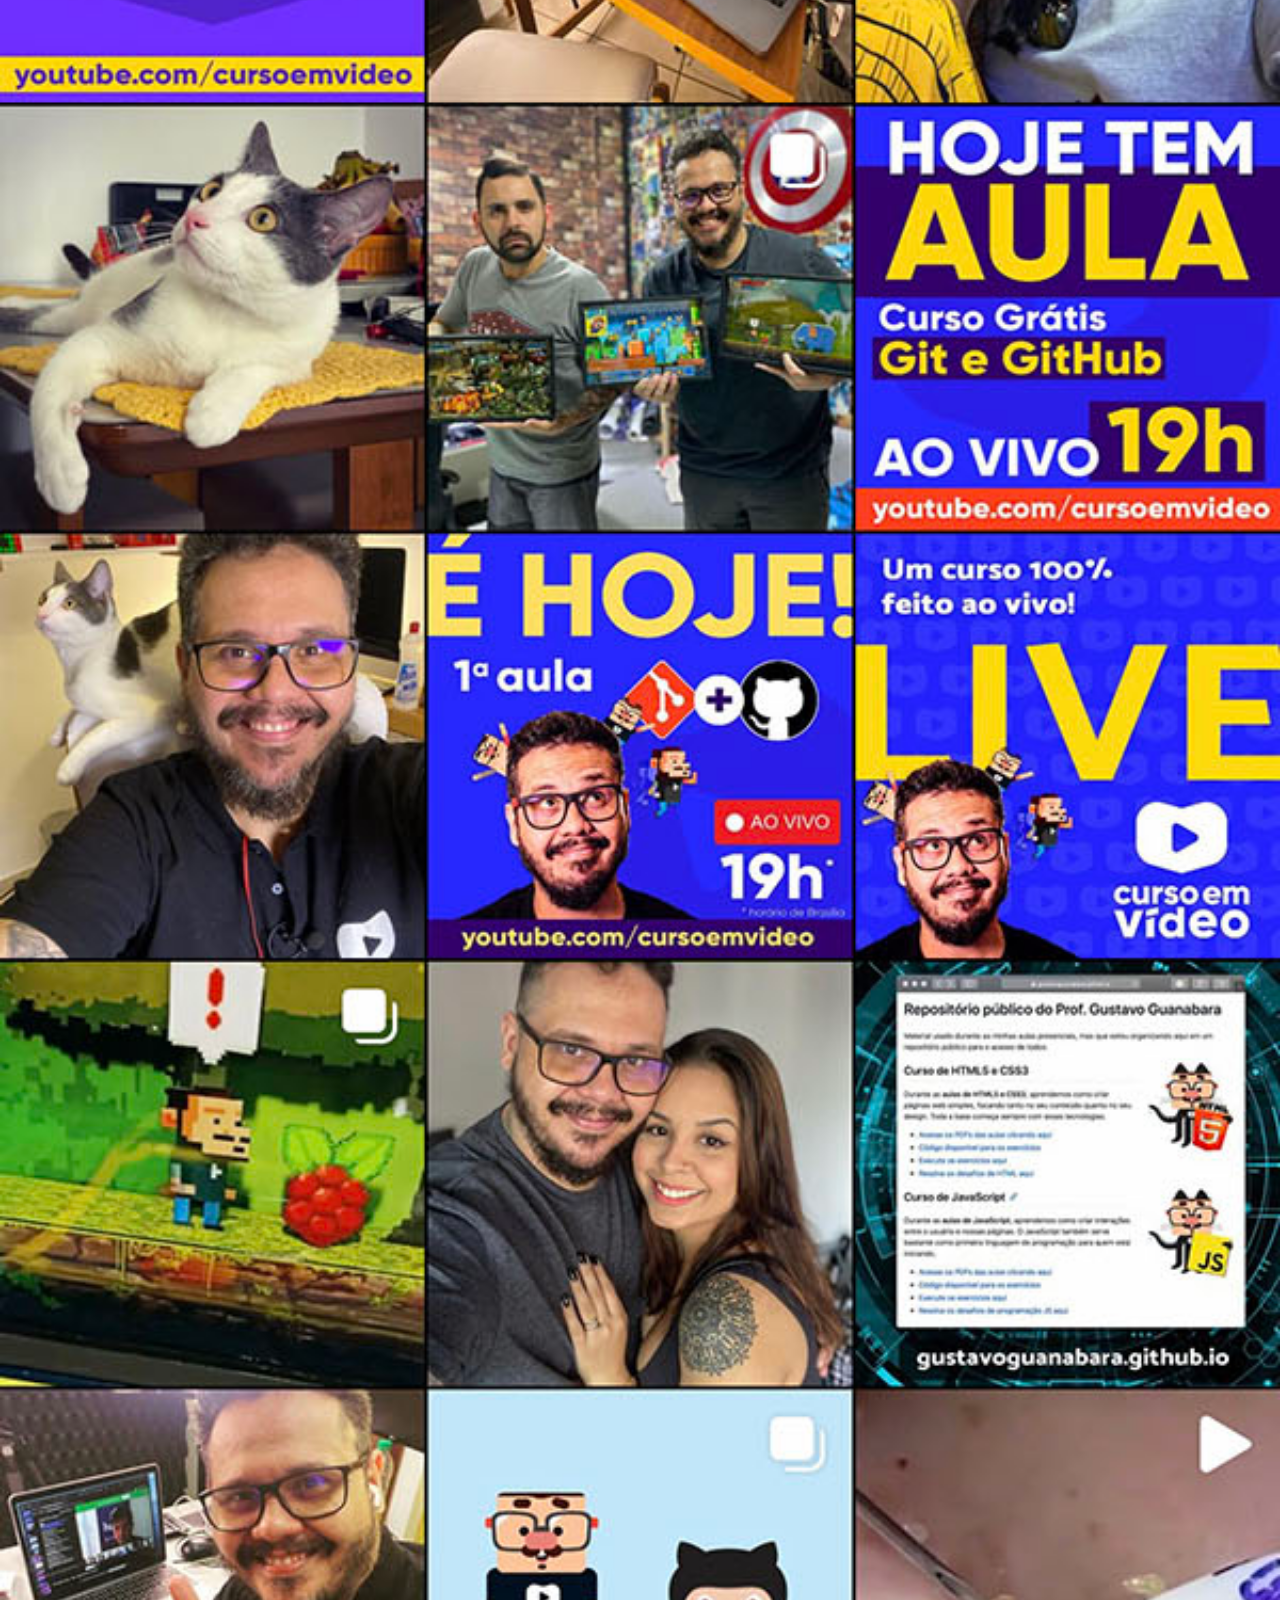
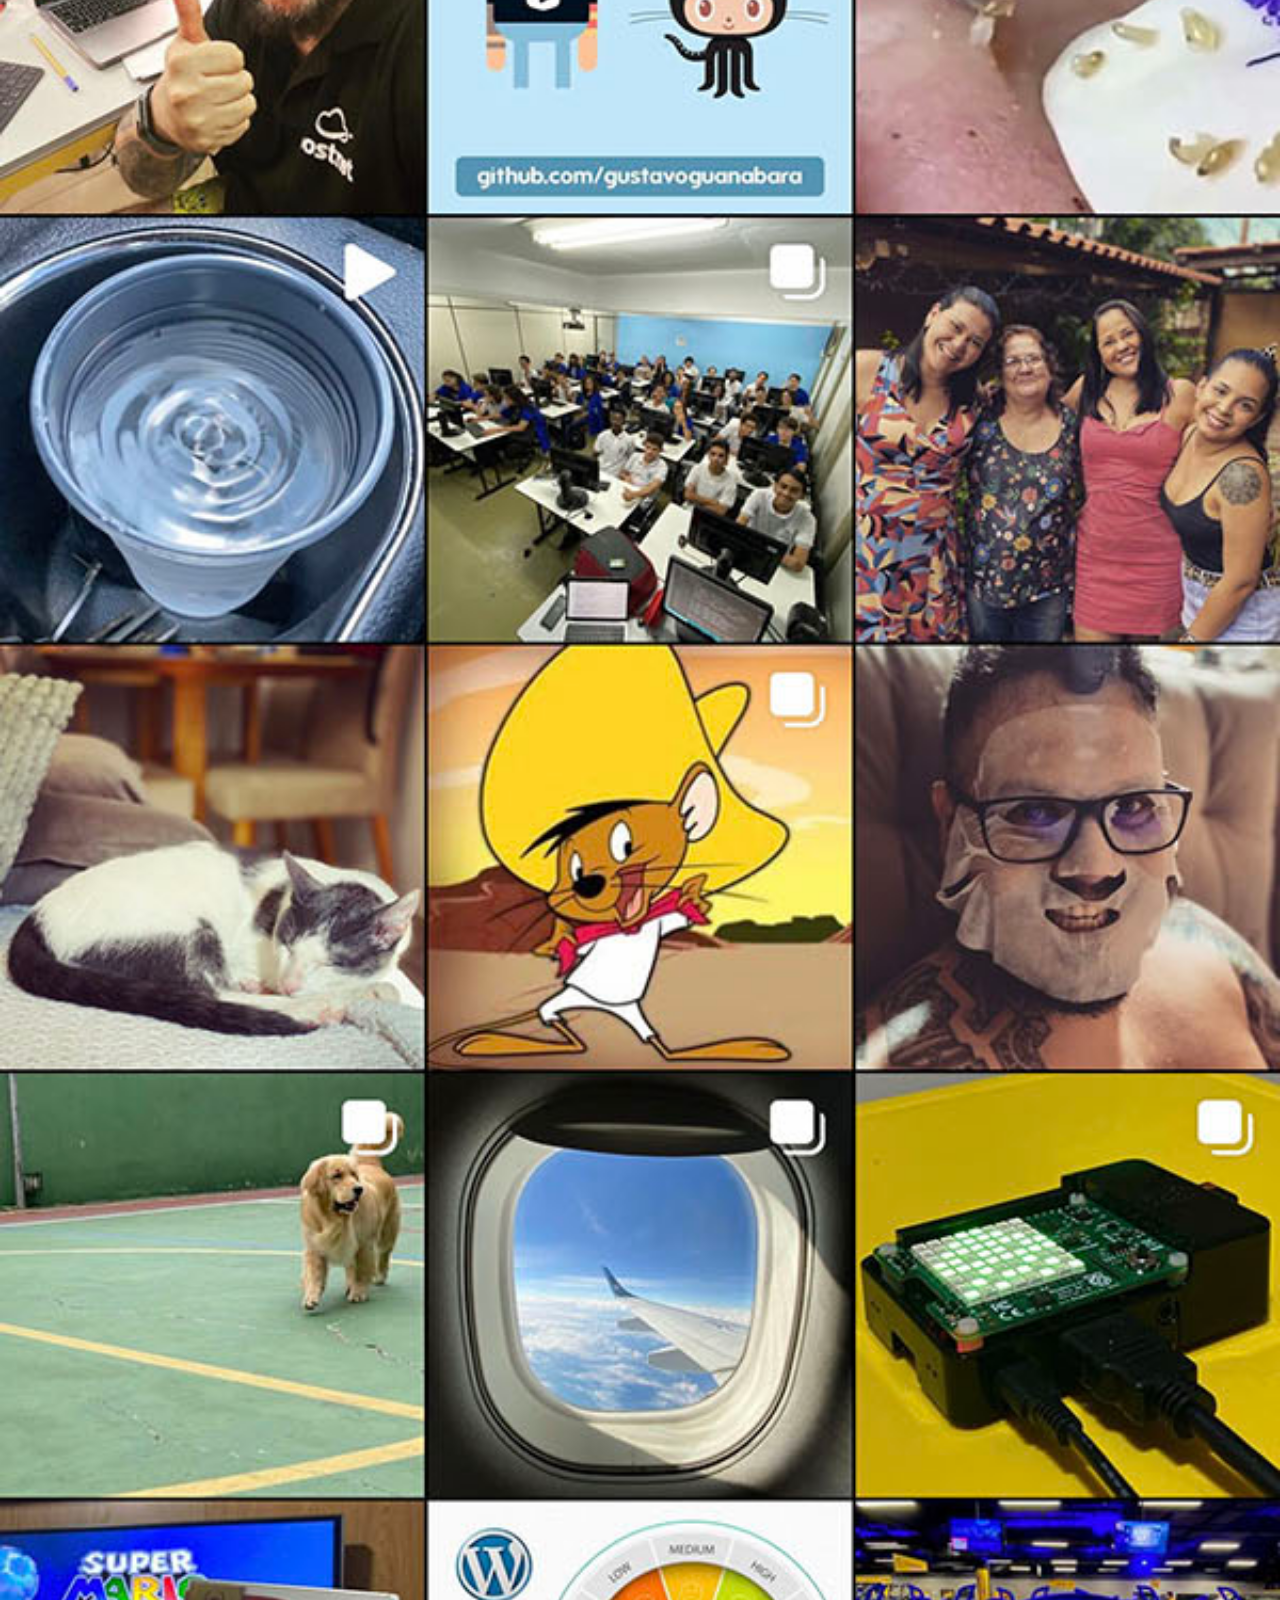
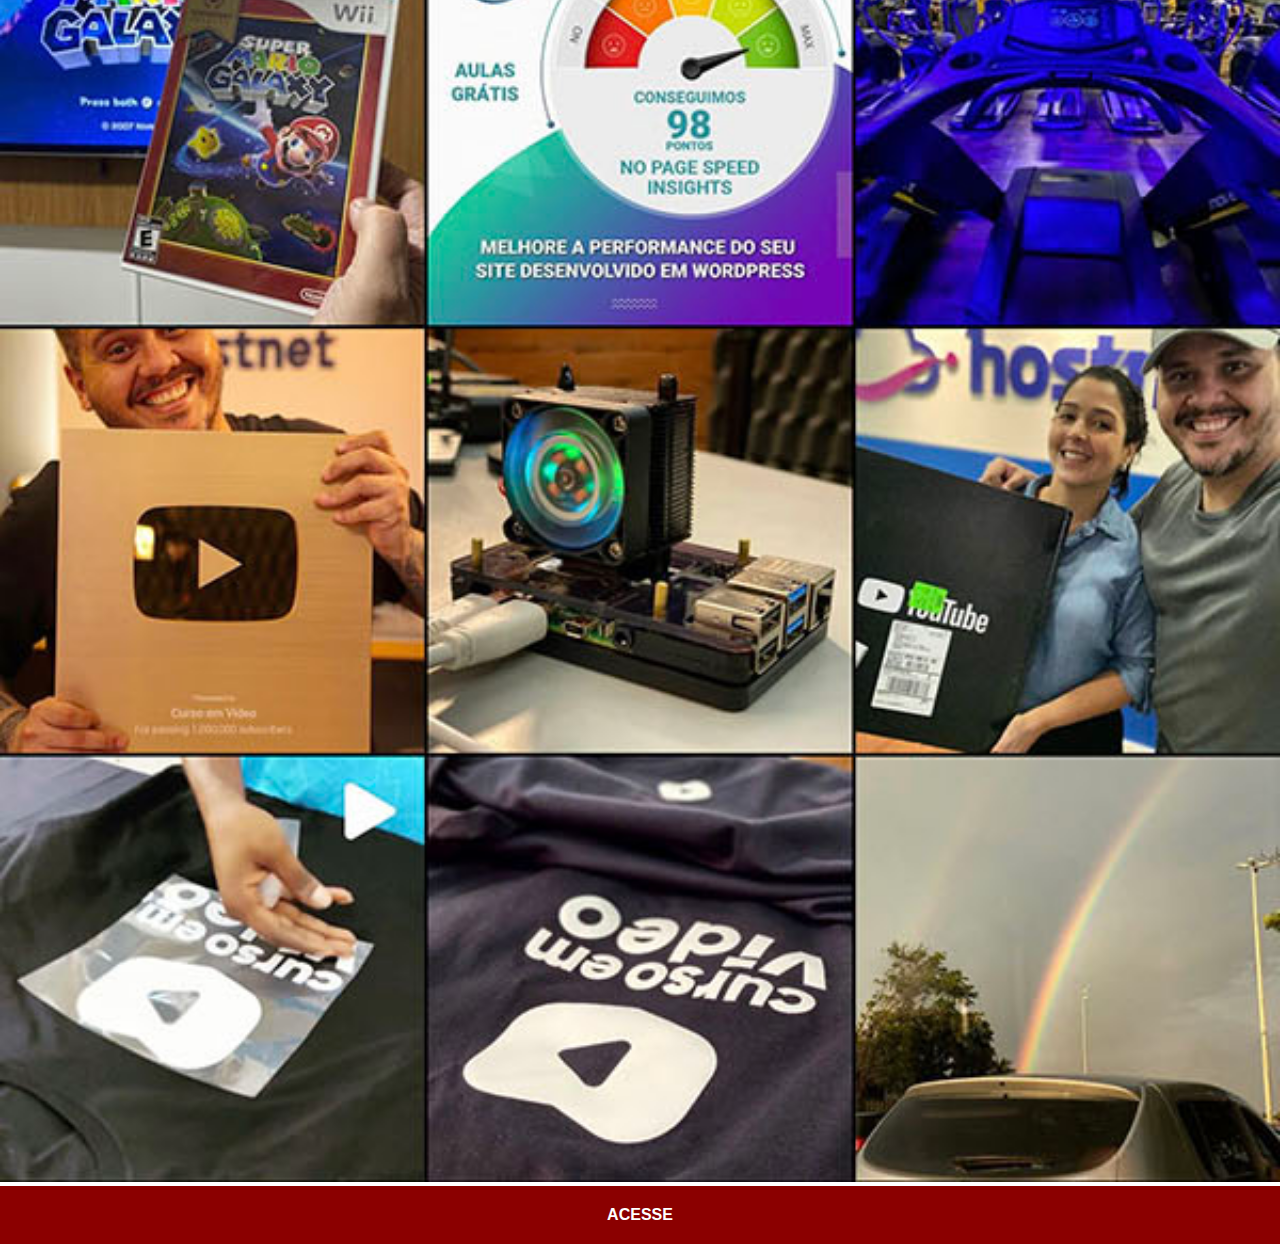
<file: instagram.html>
<!DOCTYPE html>
<html lang="pt-br">
<head>
    <meta charset="UTF-8">
    <meta http-equiv="X-UA-Compatible" content="IE=edge">
    <meta name="viewport" content="width=device-width, initial-scale=1.0">
    <title>Instagram</title>
    <link rel="stylesheet" href="estilos/social.css">
</head>
<body>
    <img src="imagens/tela-instagram.jpg" alt="Instagram"><a href="https://www.instagram.com/" target="_blank">ACESSE</a>
</body>
</html>
</file>
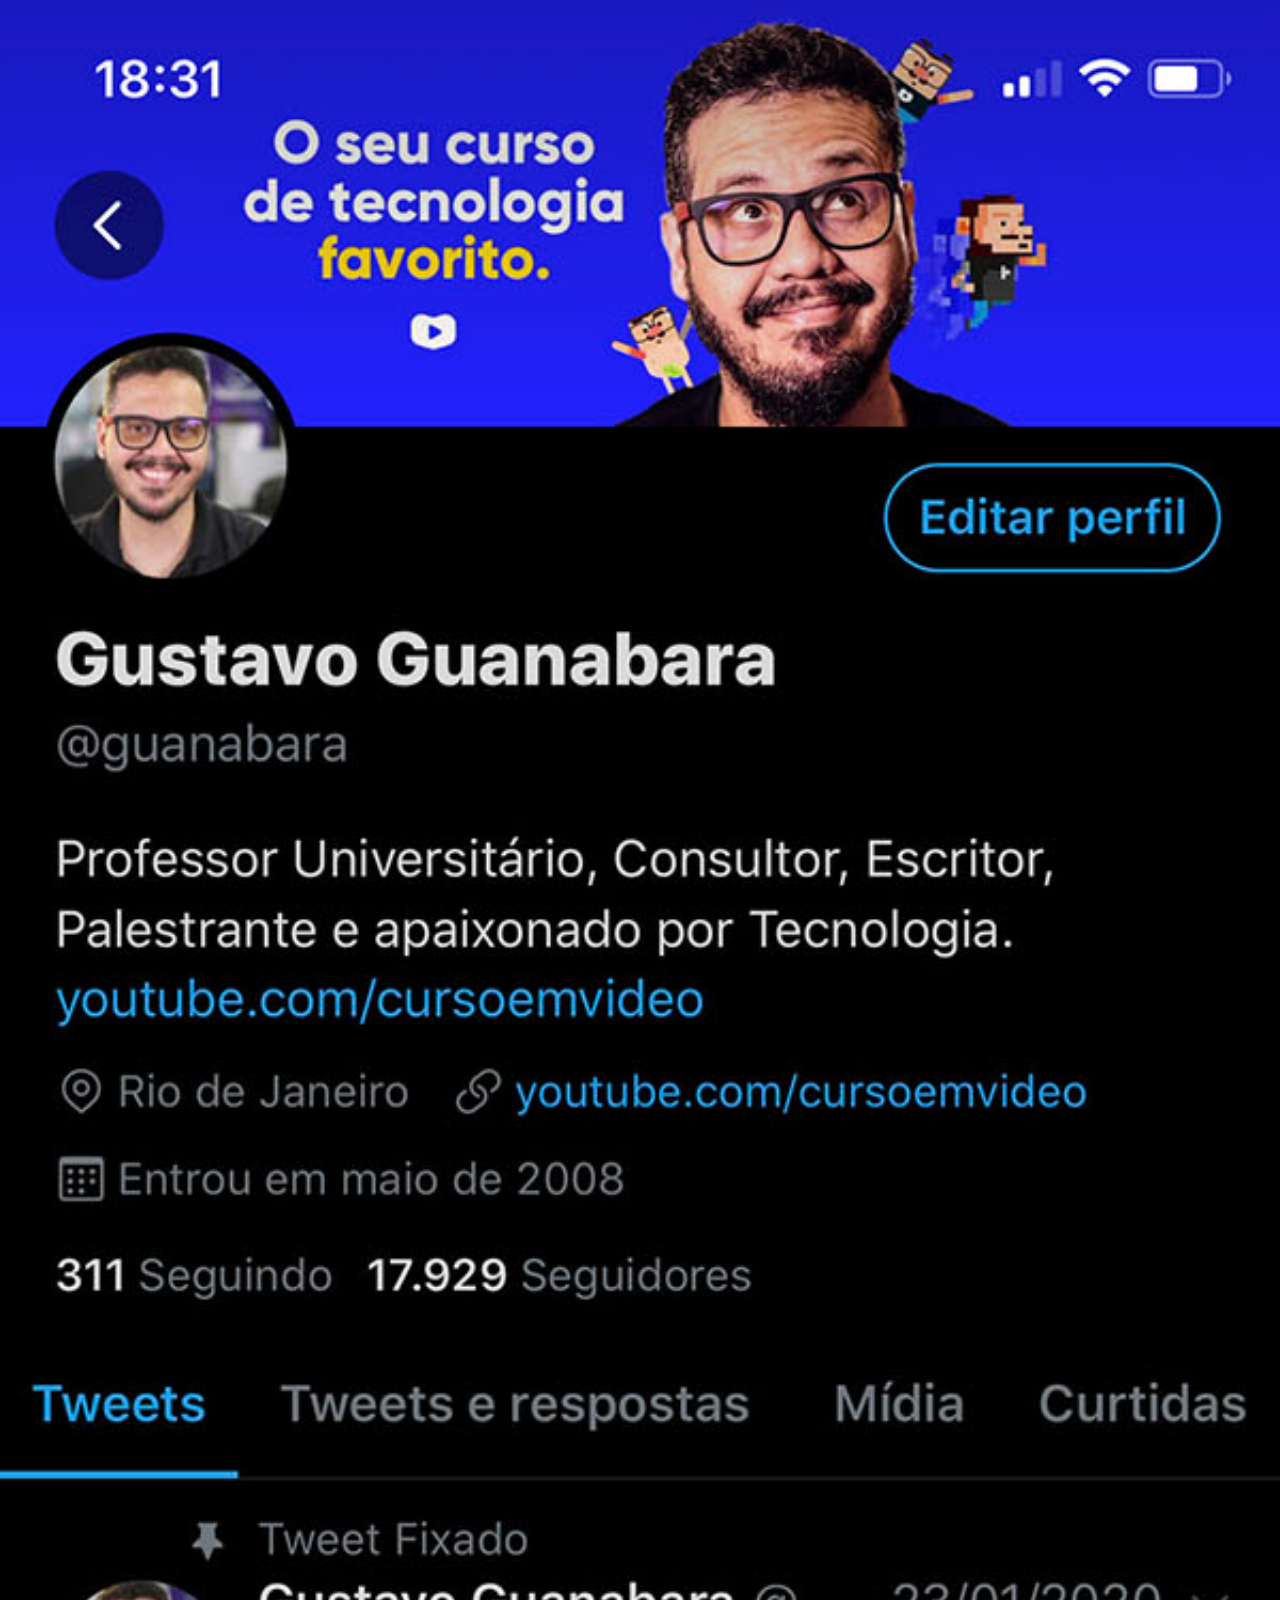
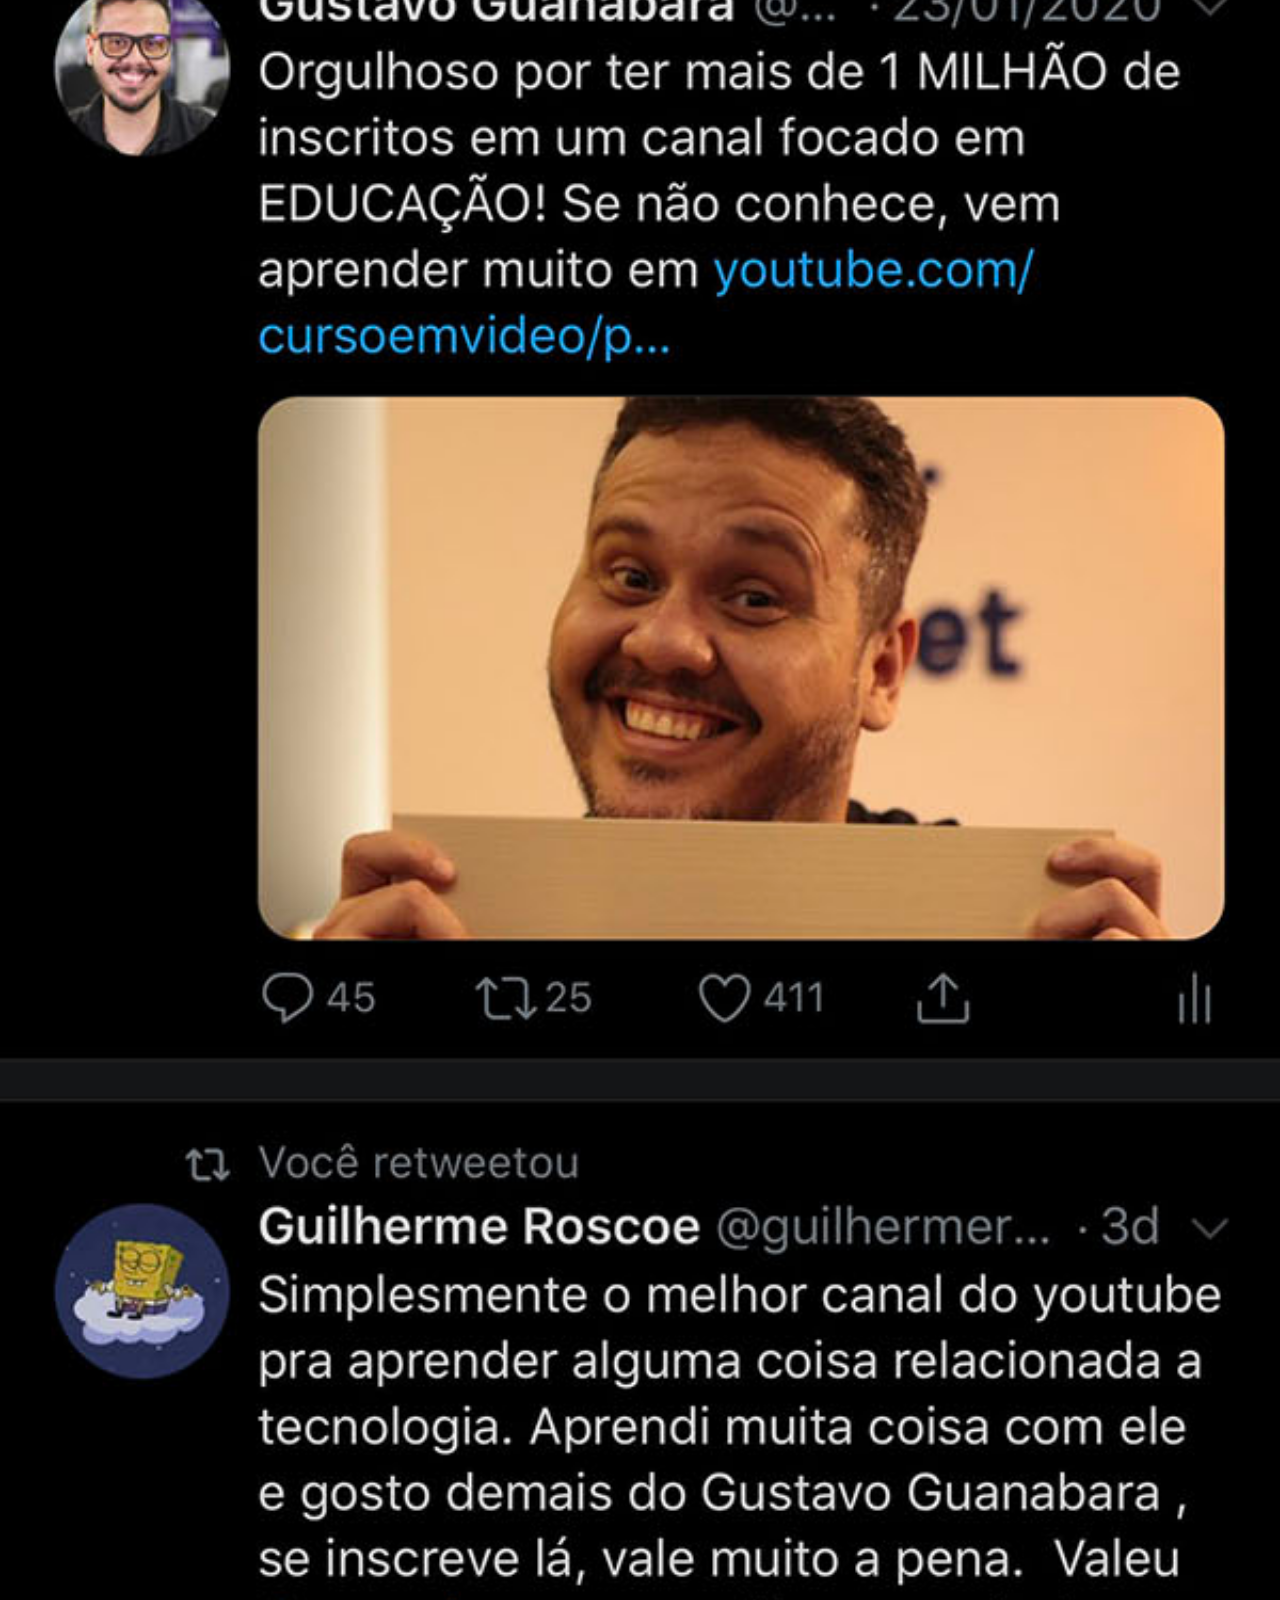
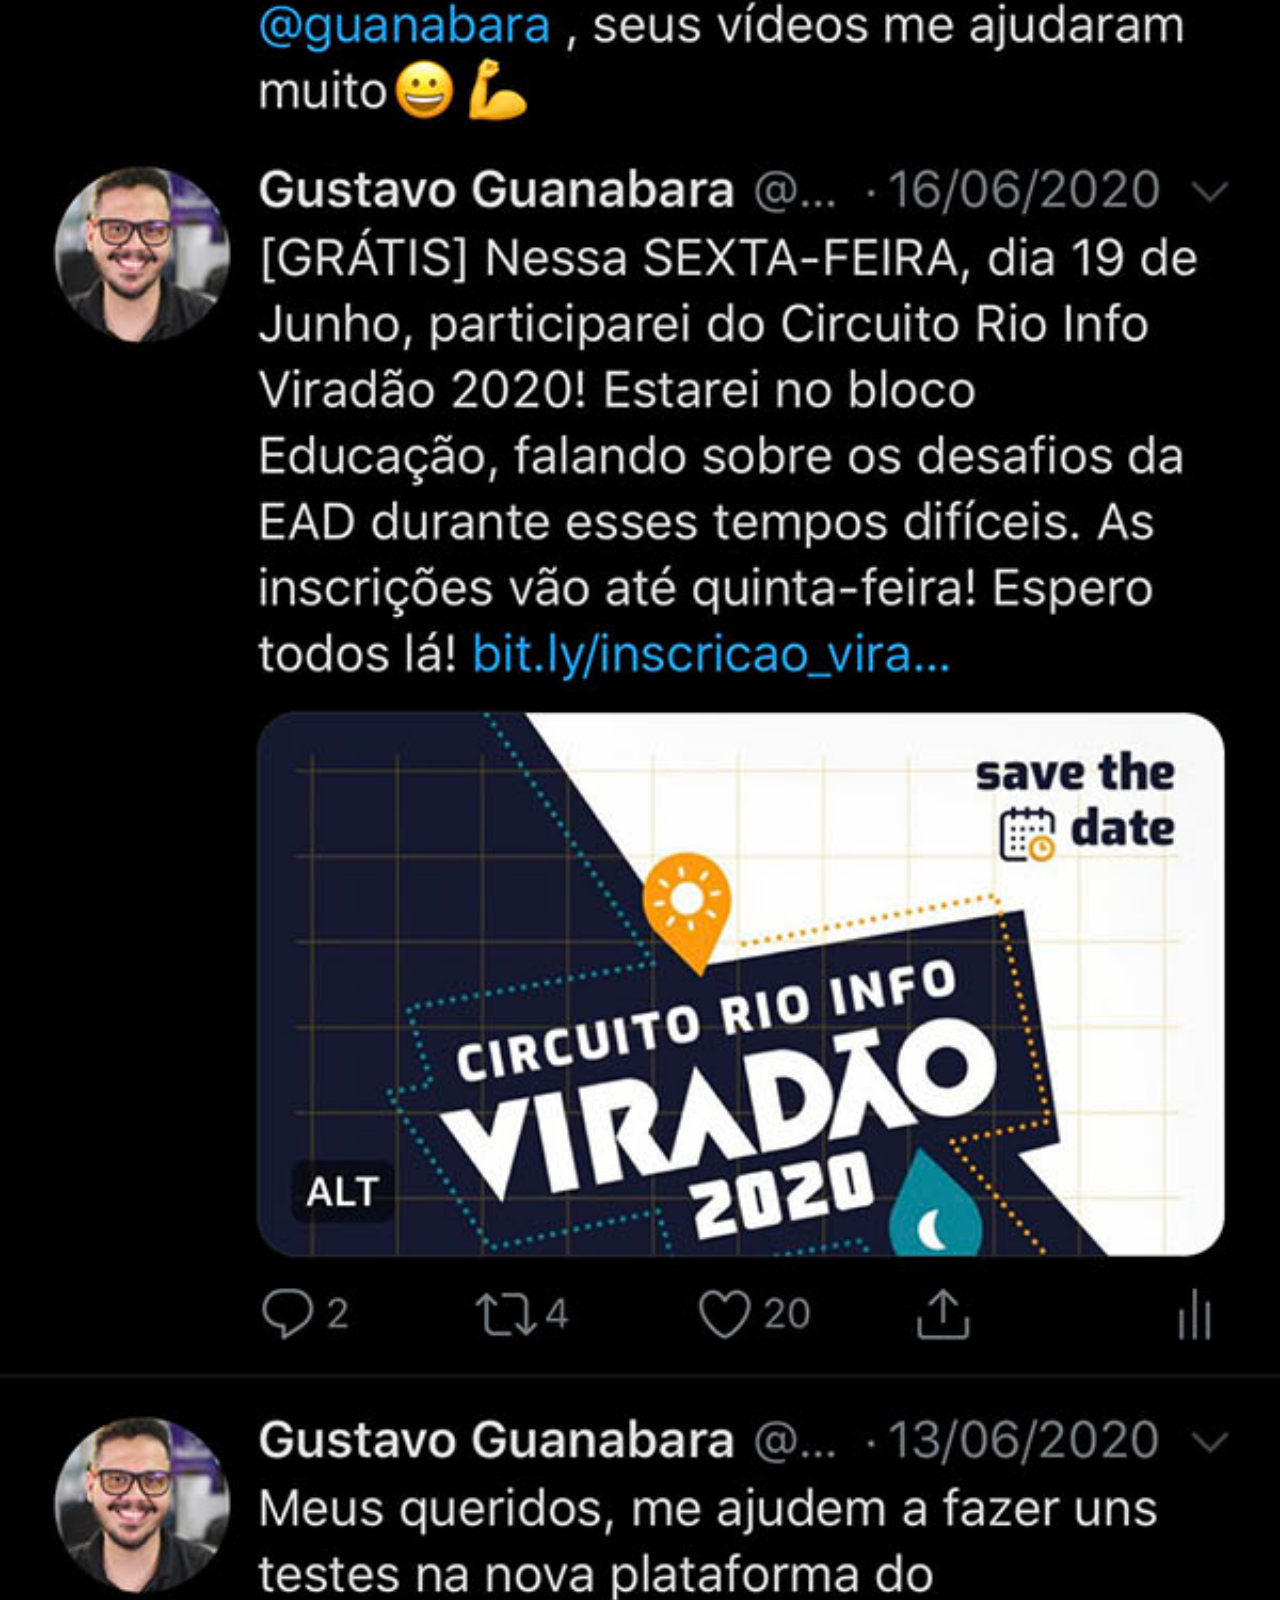
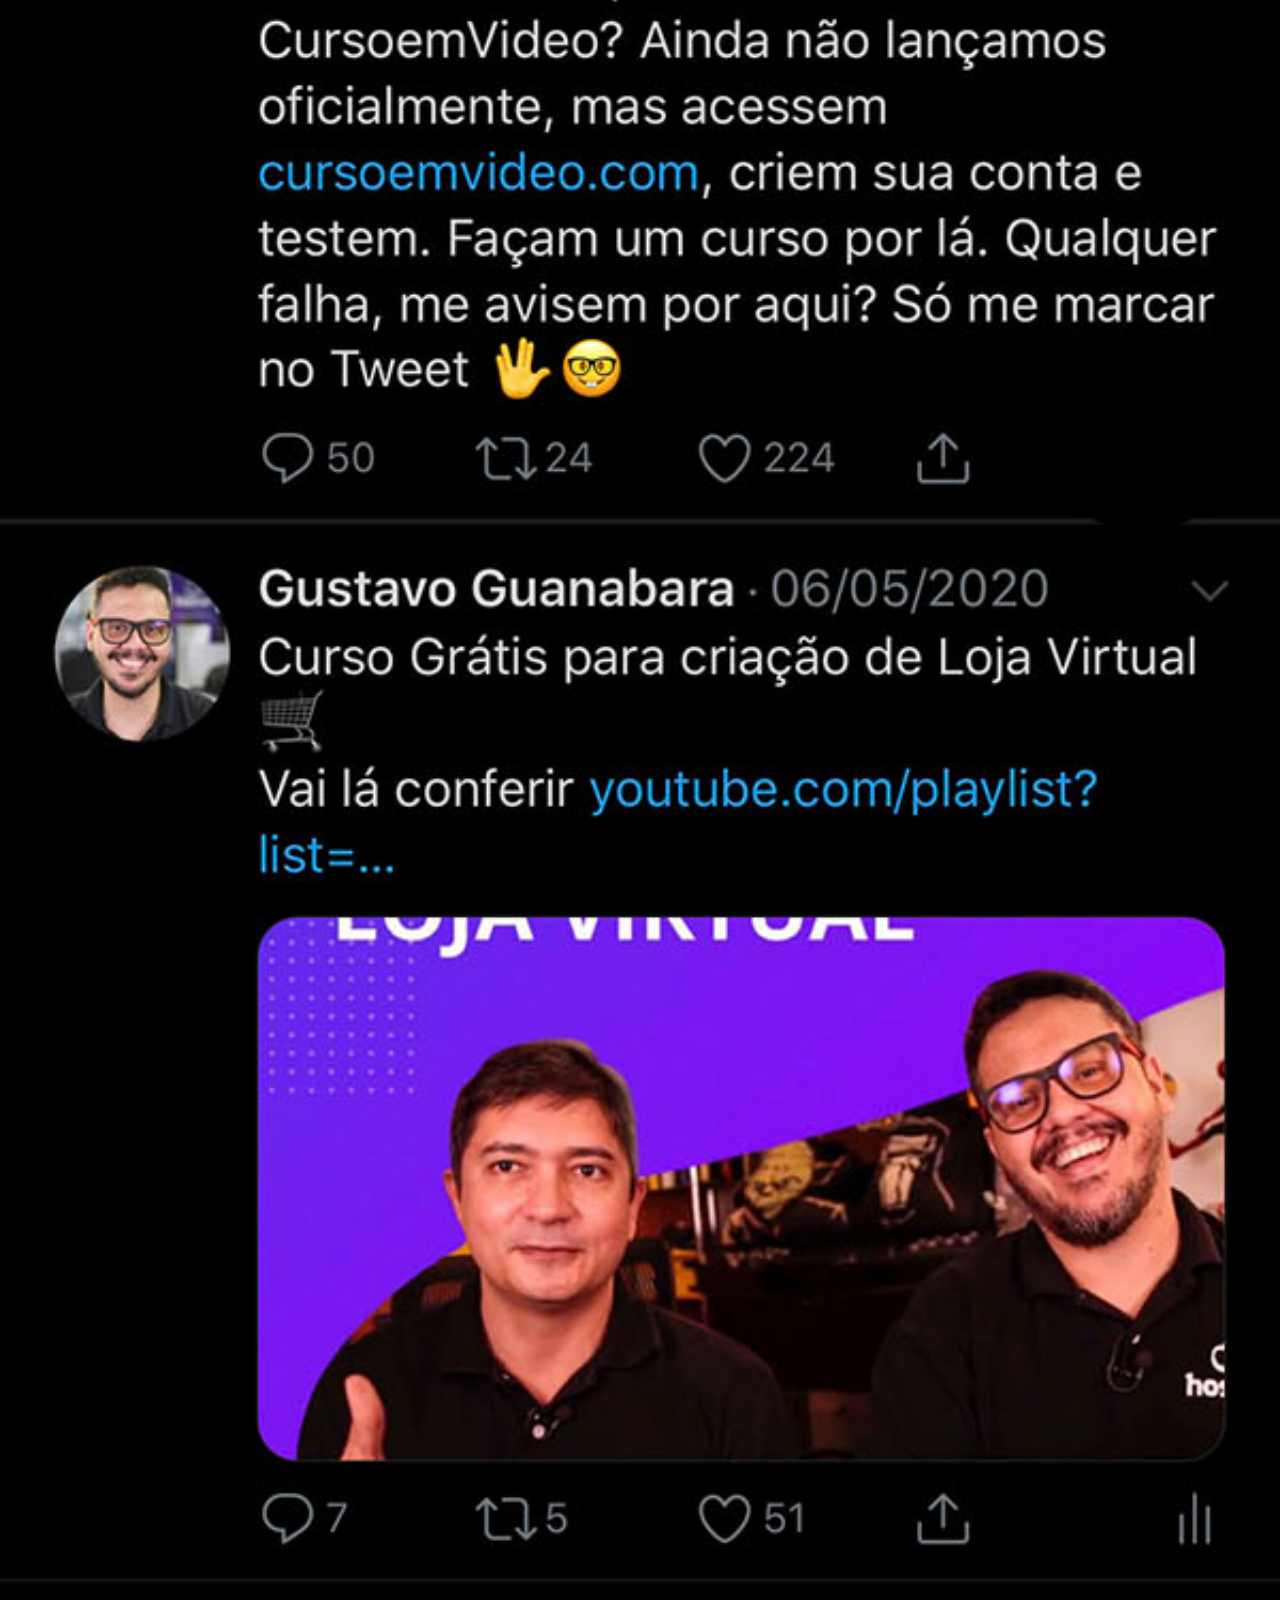
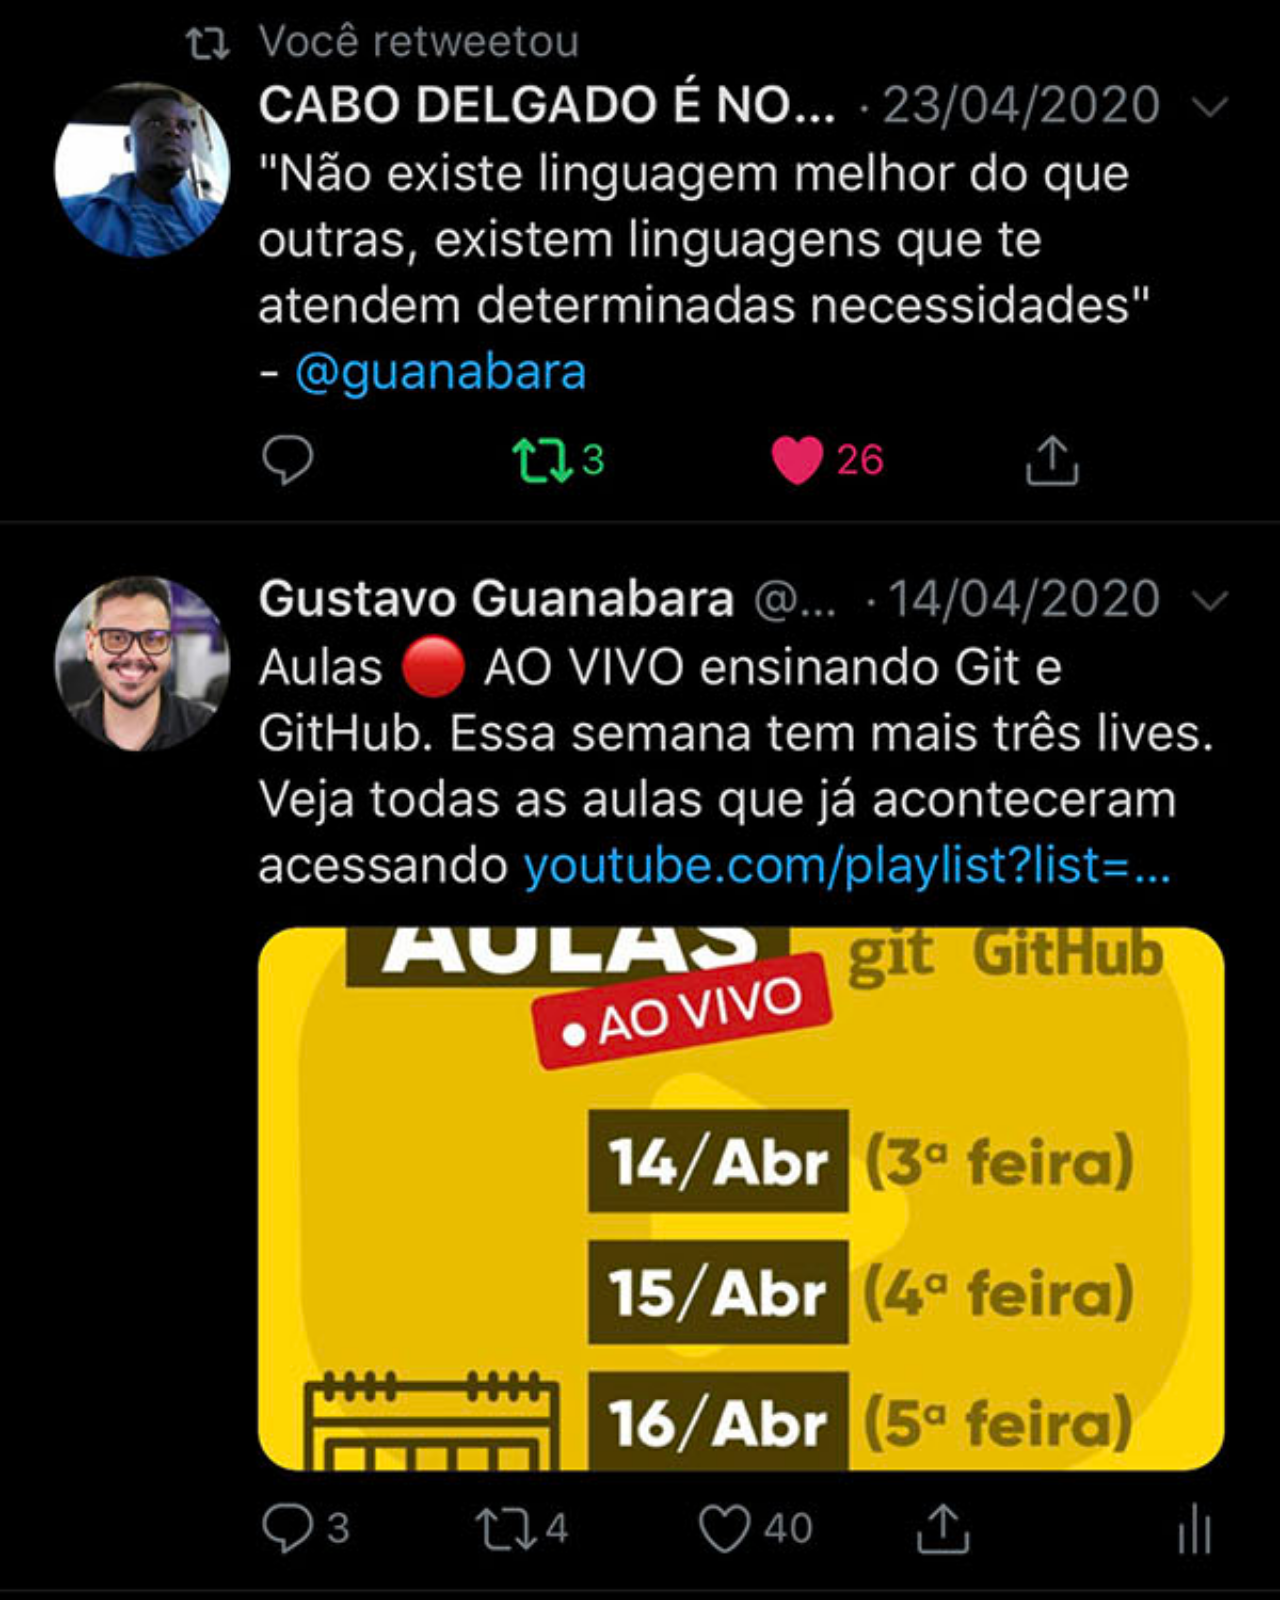
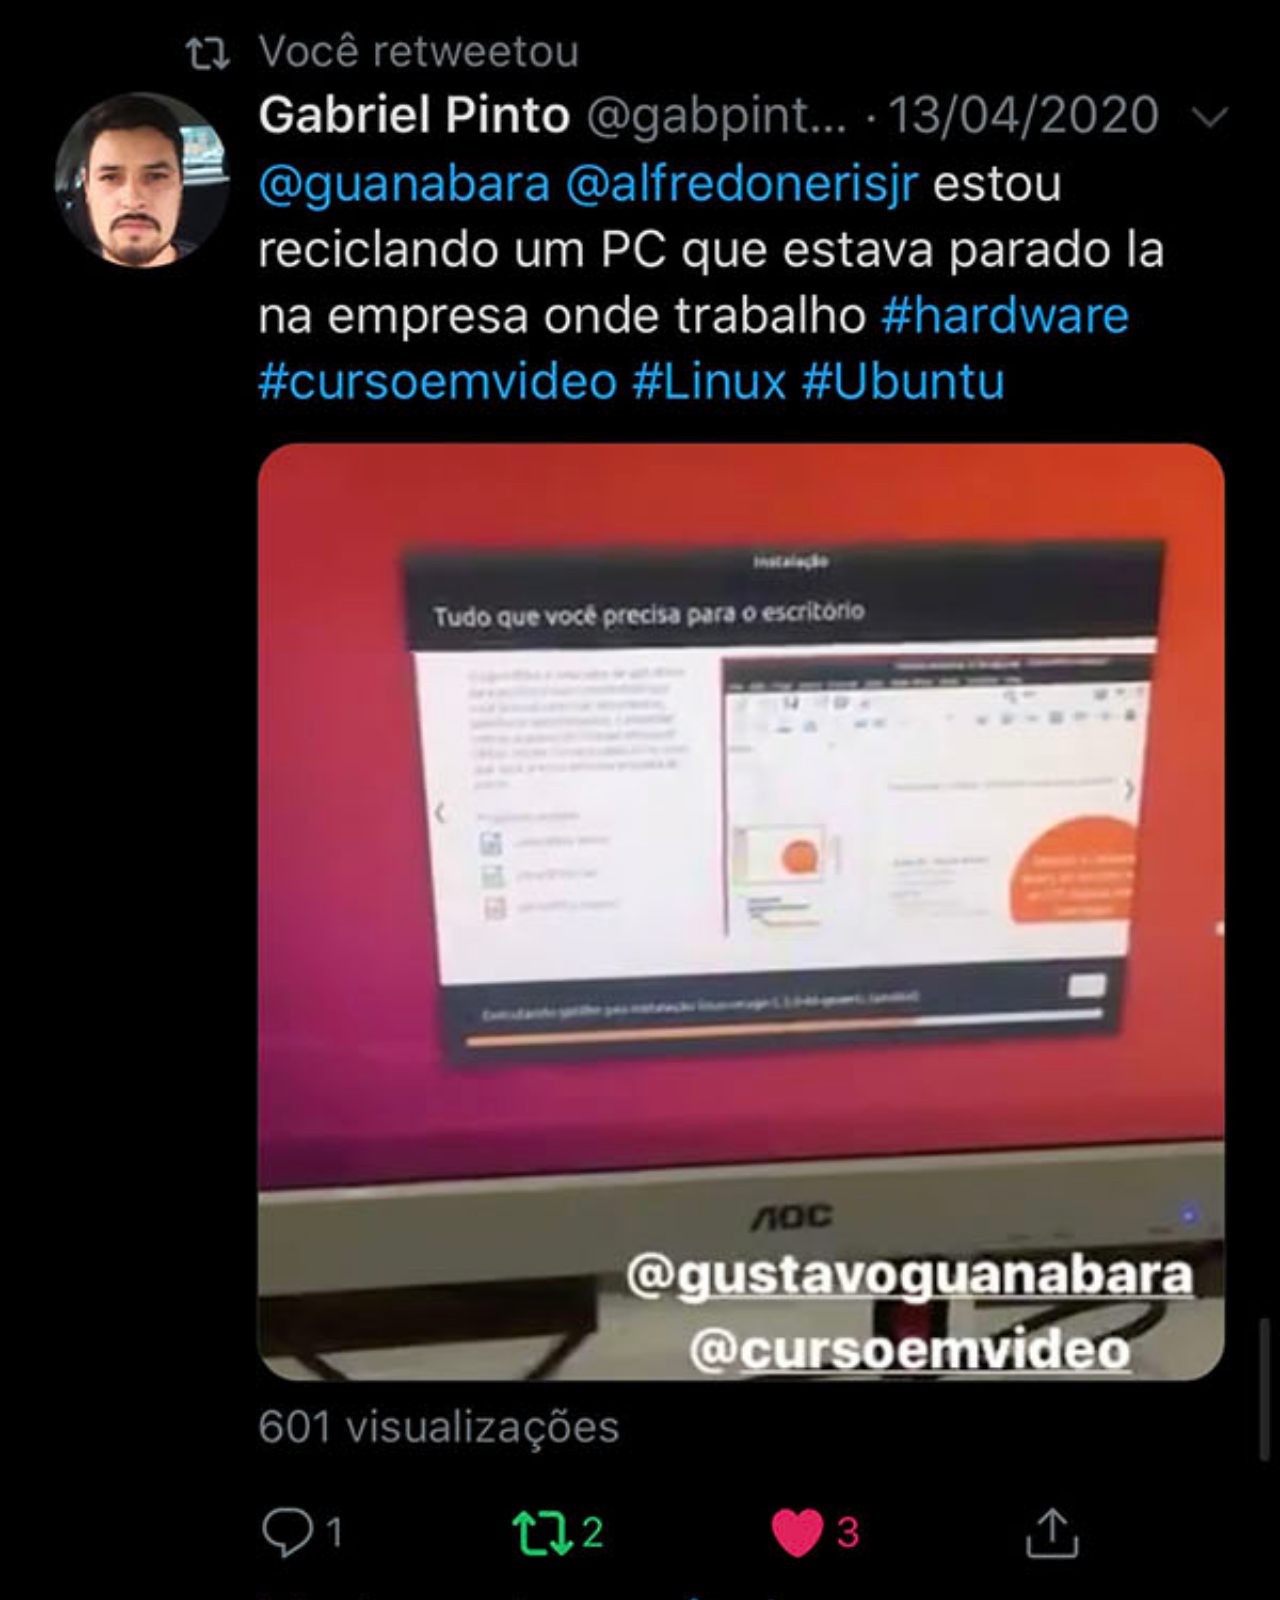
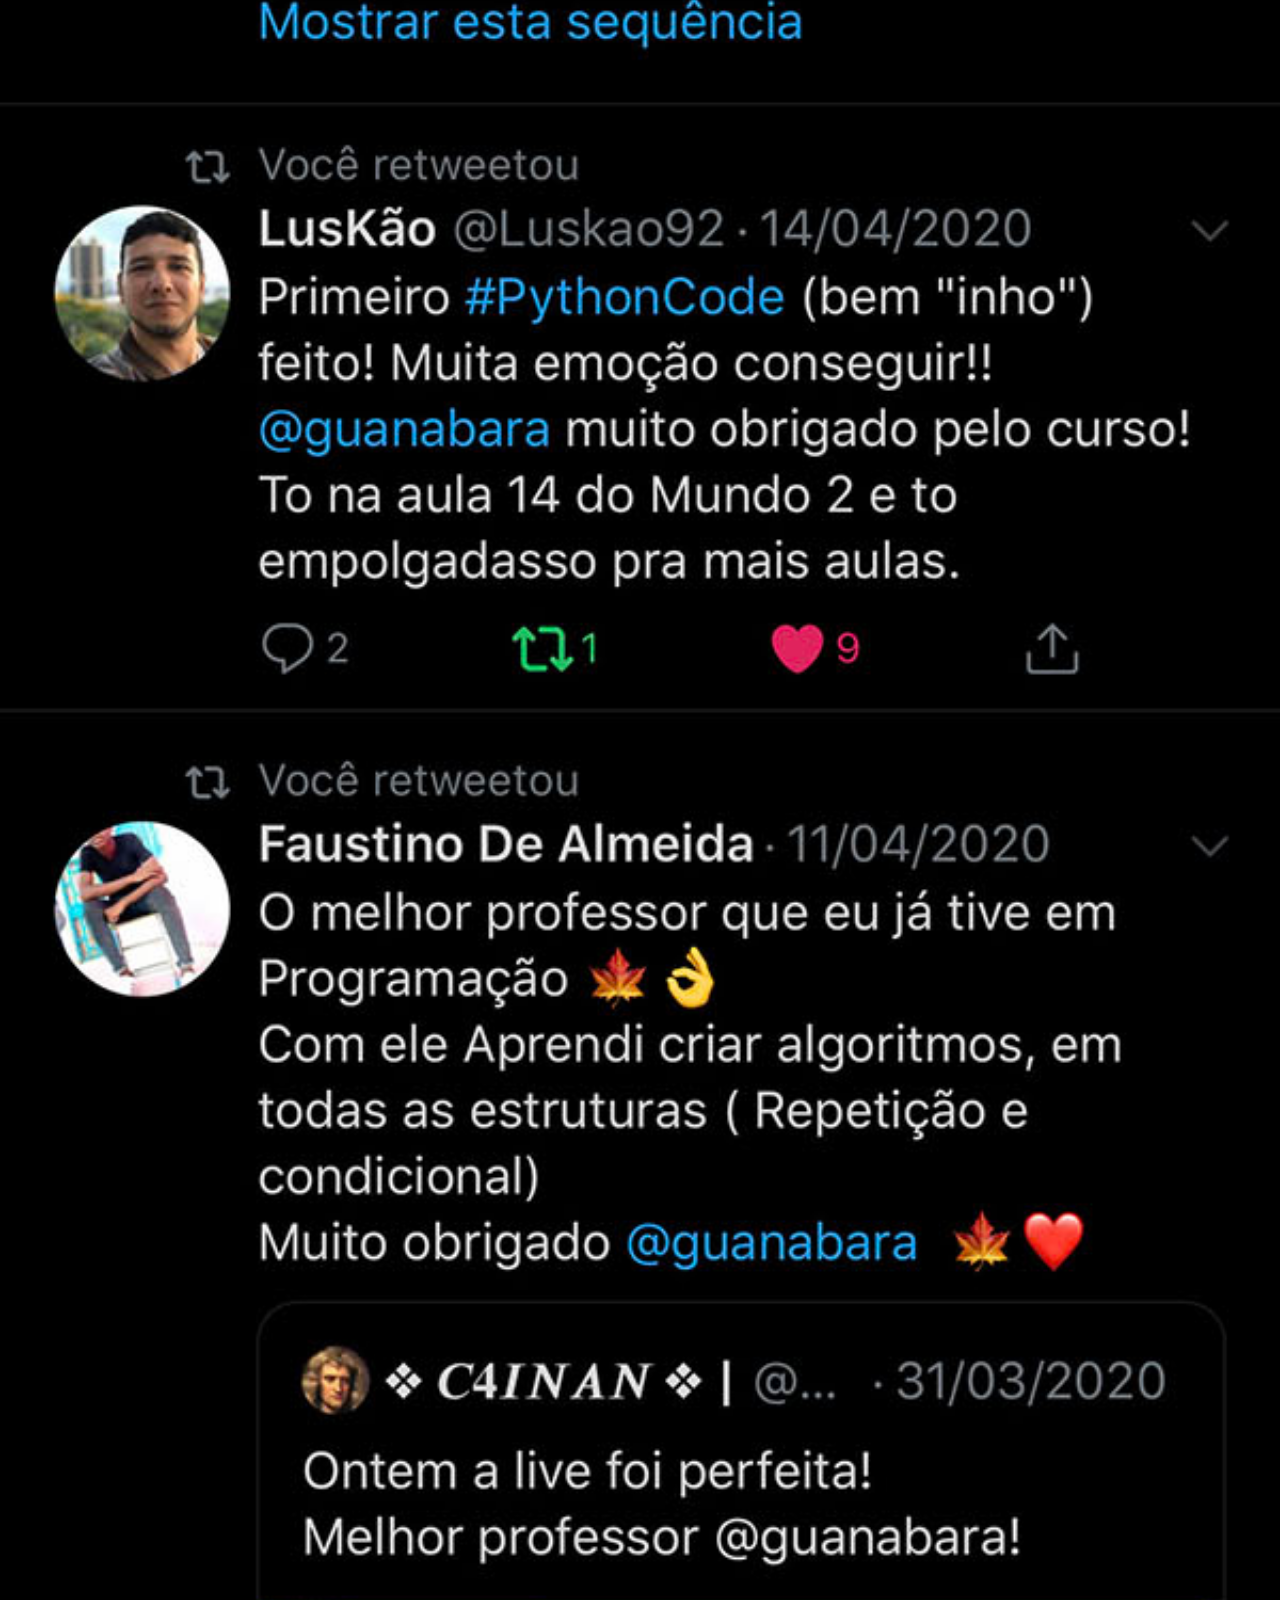
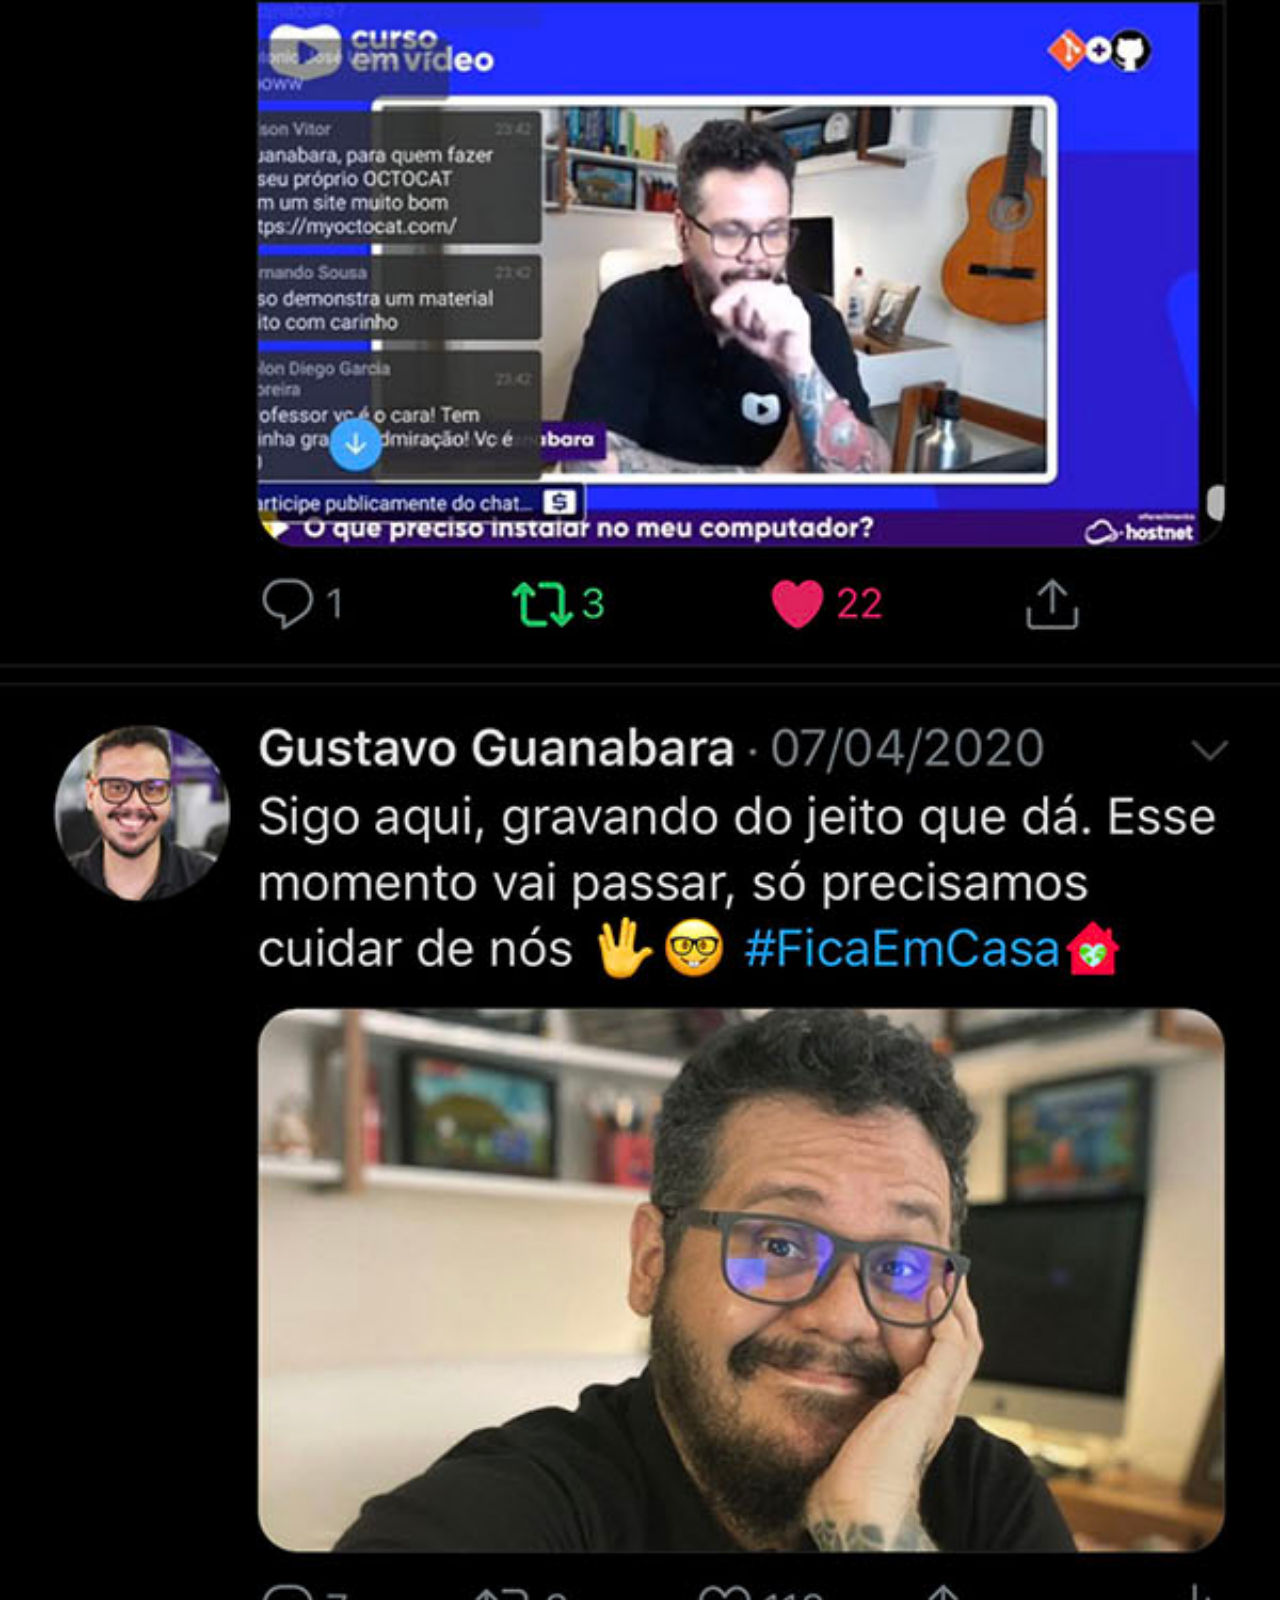
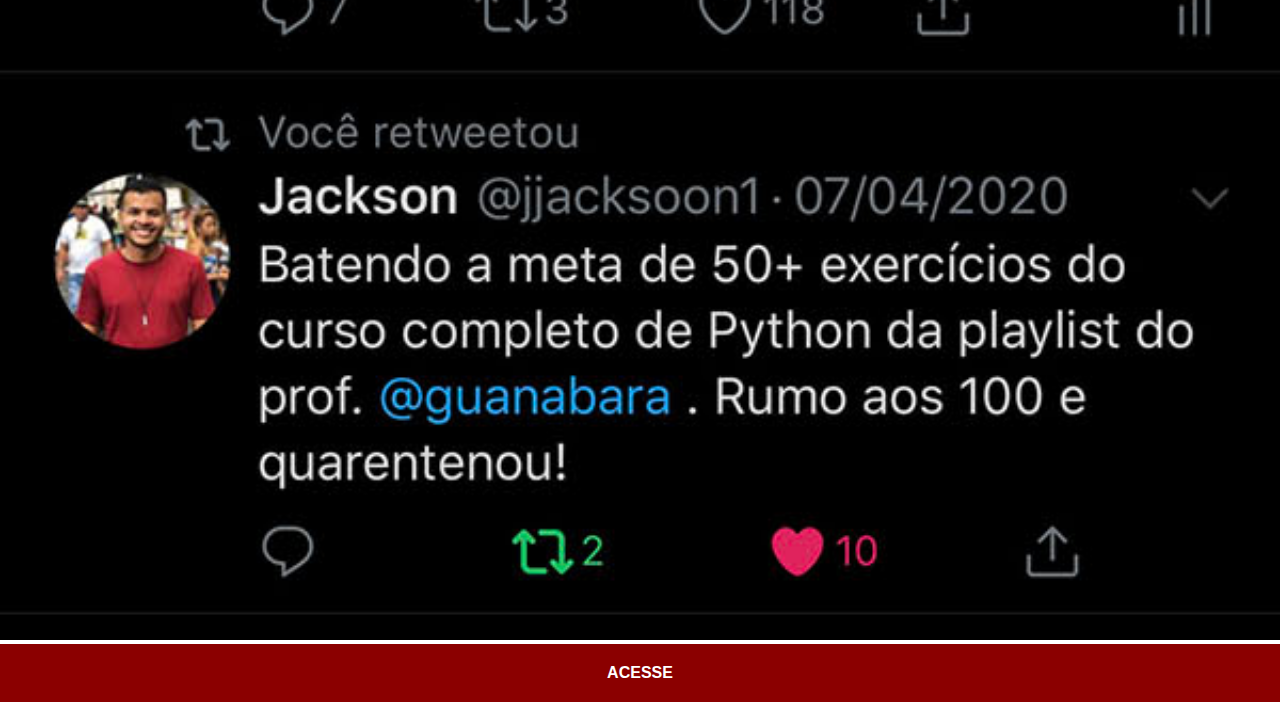
<file: twitter.html>
<!DOCTYPE html>
<html lang="pt-br">
<head>
    <meta charset="UTF-8">
    <meta http-equiv="X-UA-Compatible" content="IE=edge">
    <meta name="viewport" content="width=device-width, initial-scale=1.0">
    <title>Twitter</title>
    <link rel="stylesheet" href="estilos/social.css">
</head>
<body>
    <img src="imagens/tela-twitter.jpg" alt="Twitter"><a href="https://www.twitter.com/" target="_blank">ACESSE</a>
</body>
</html>
</file>
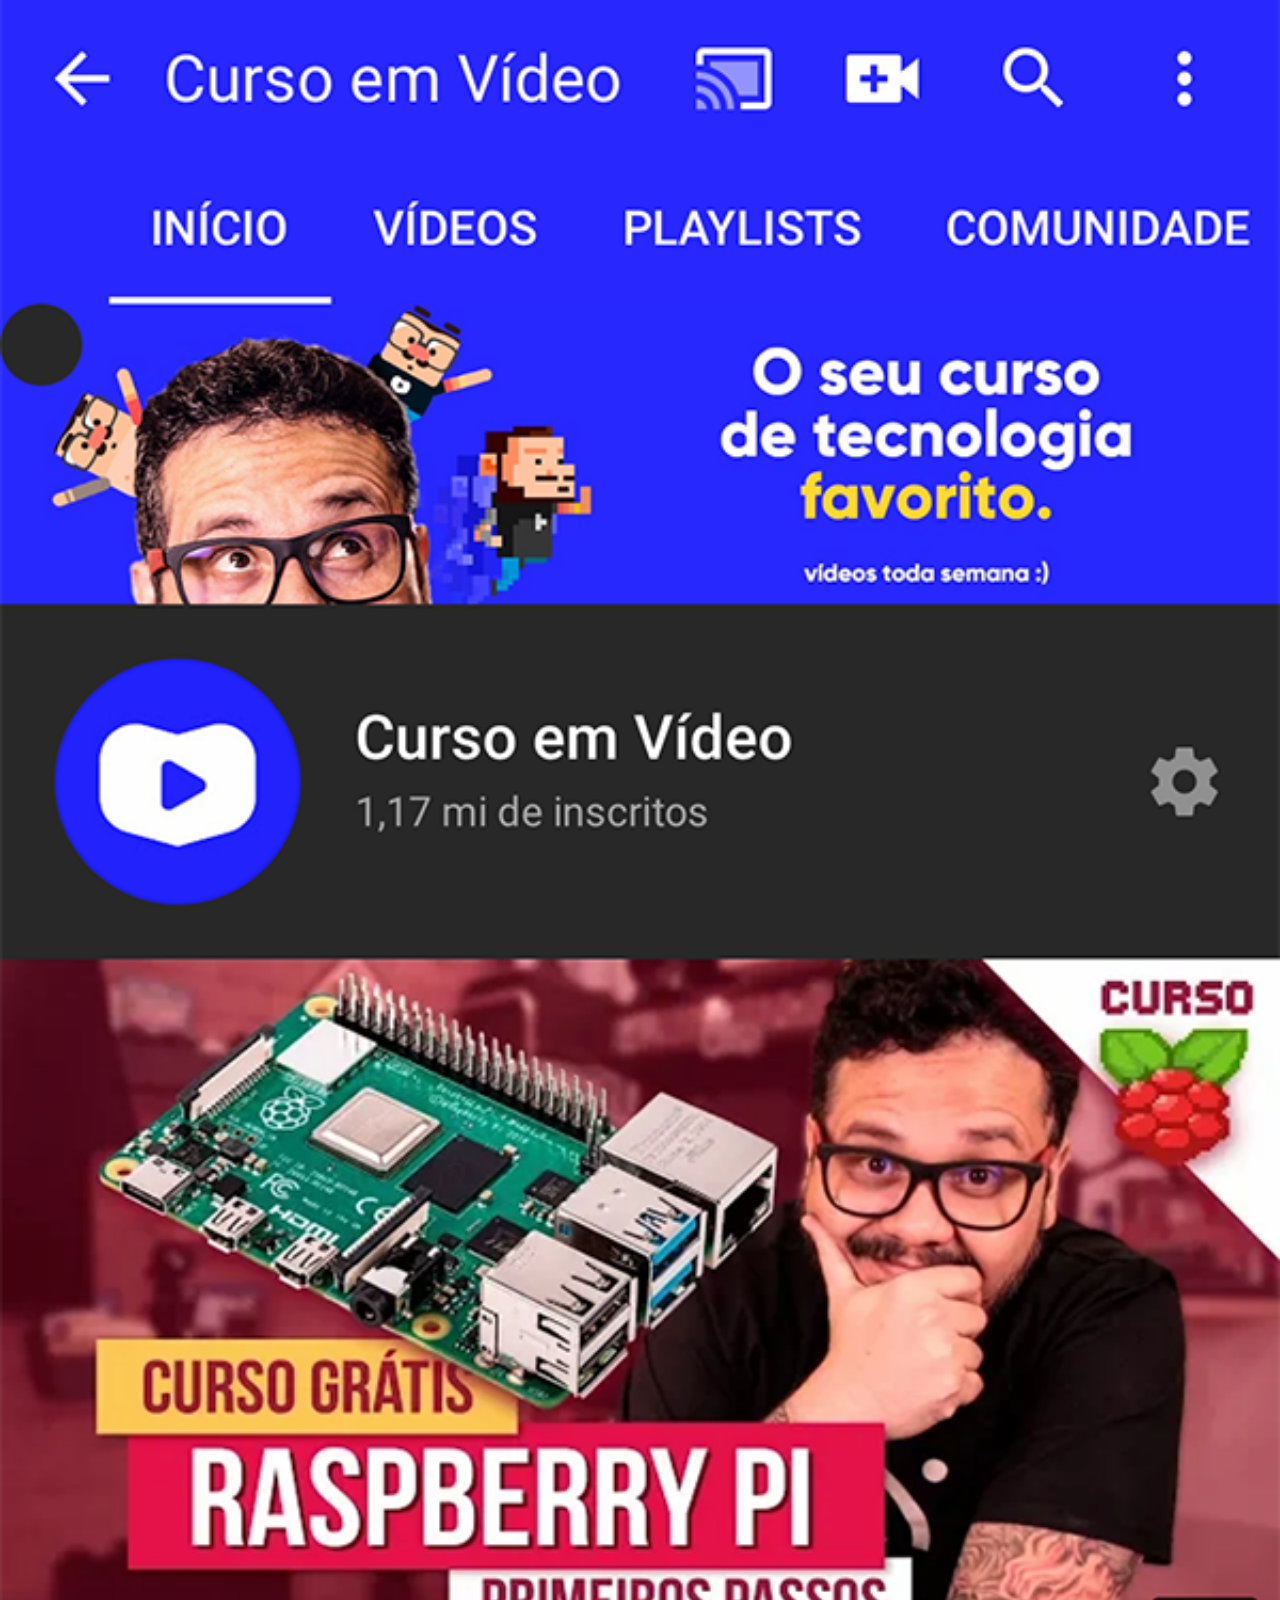
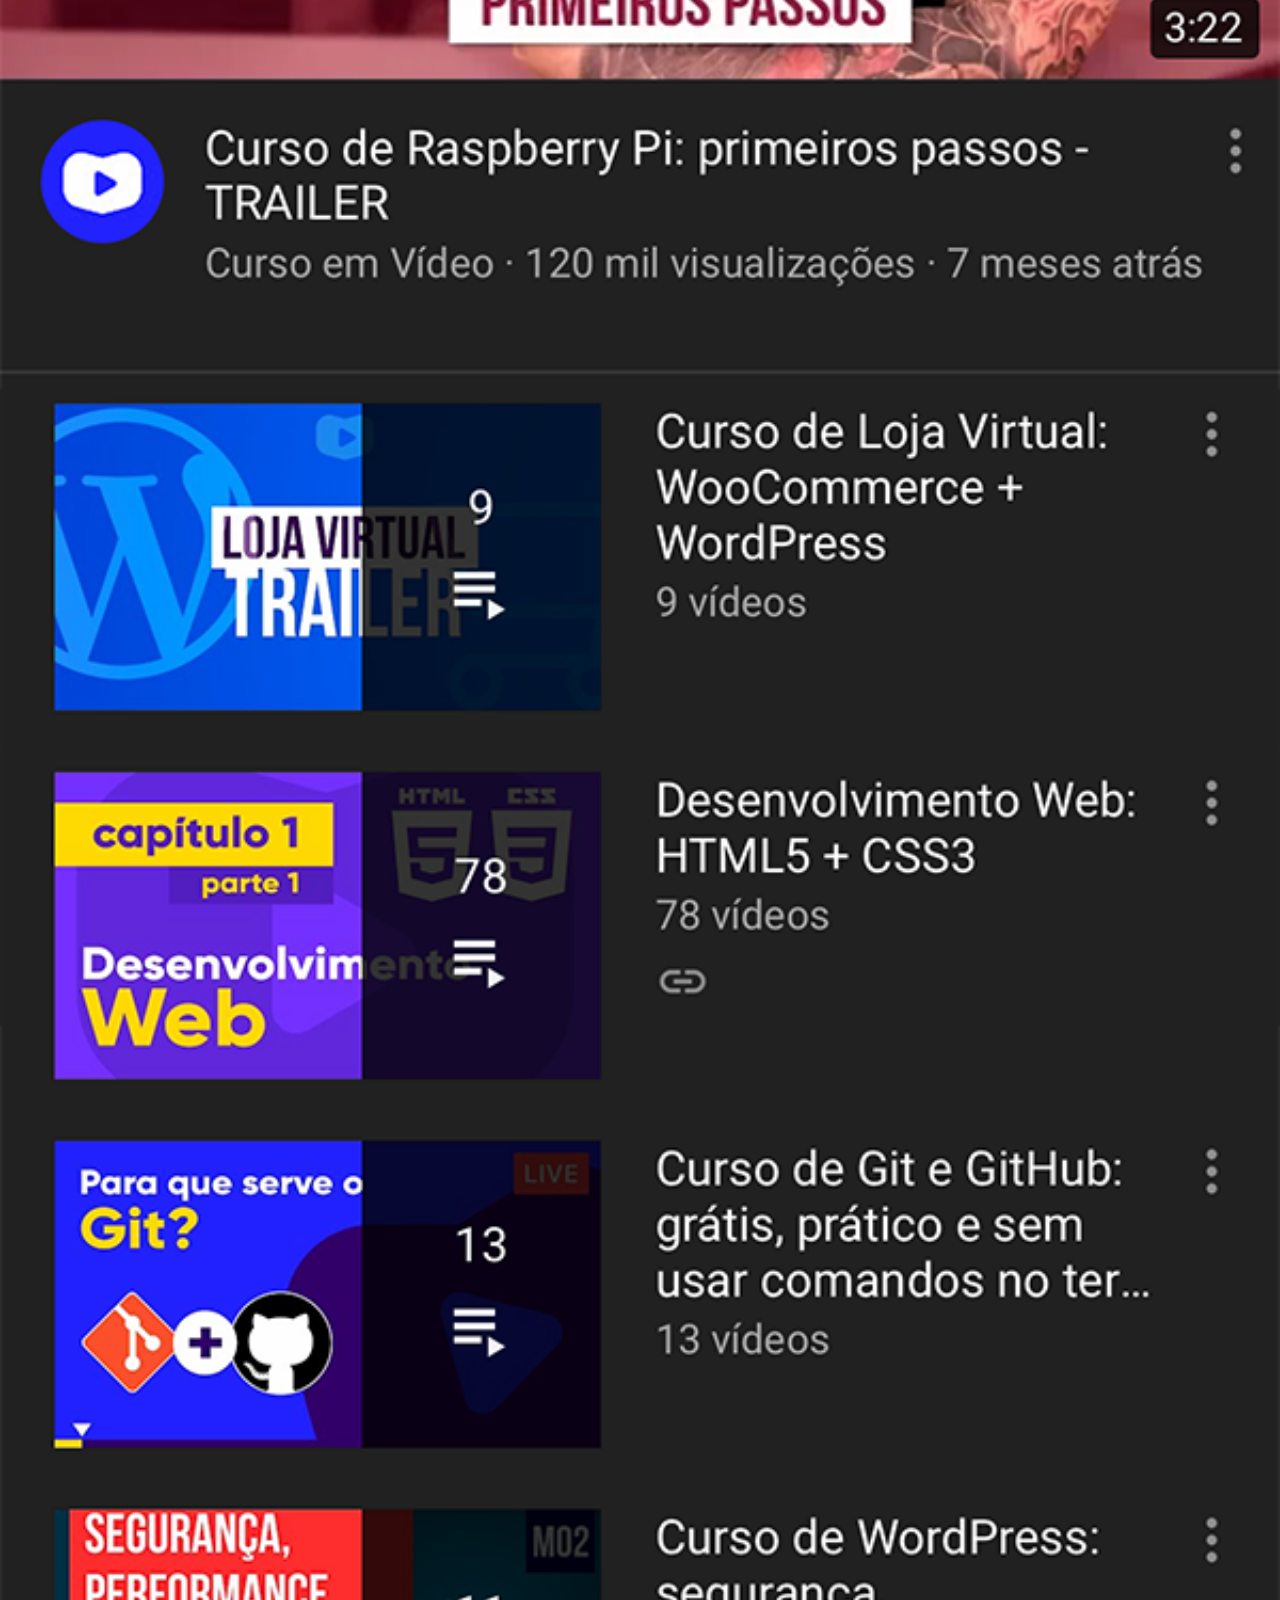
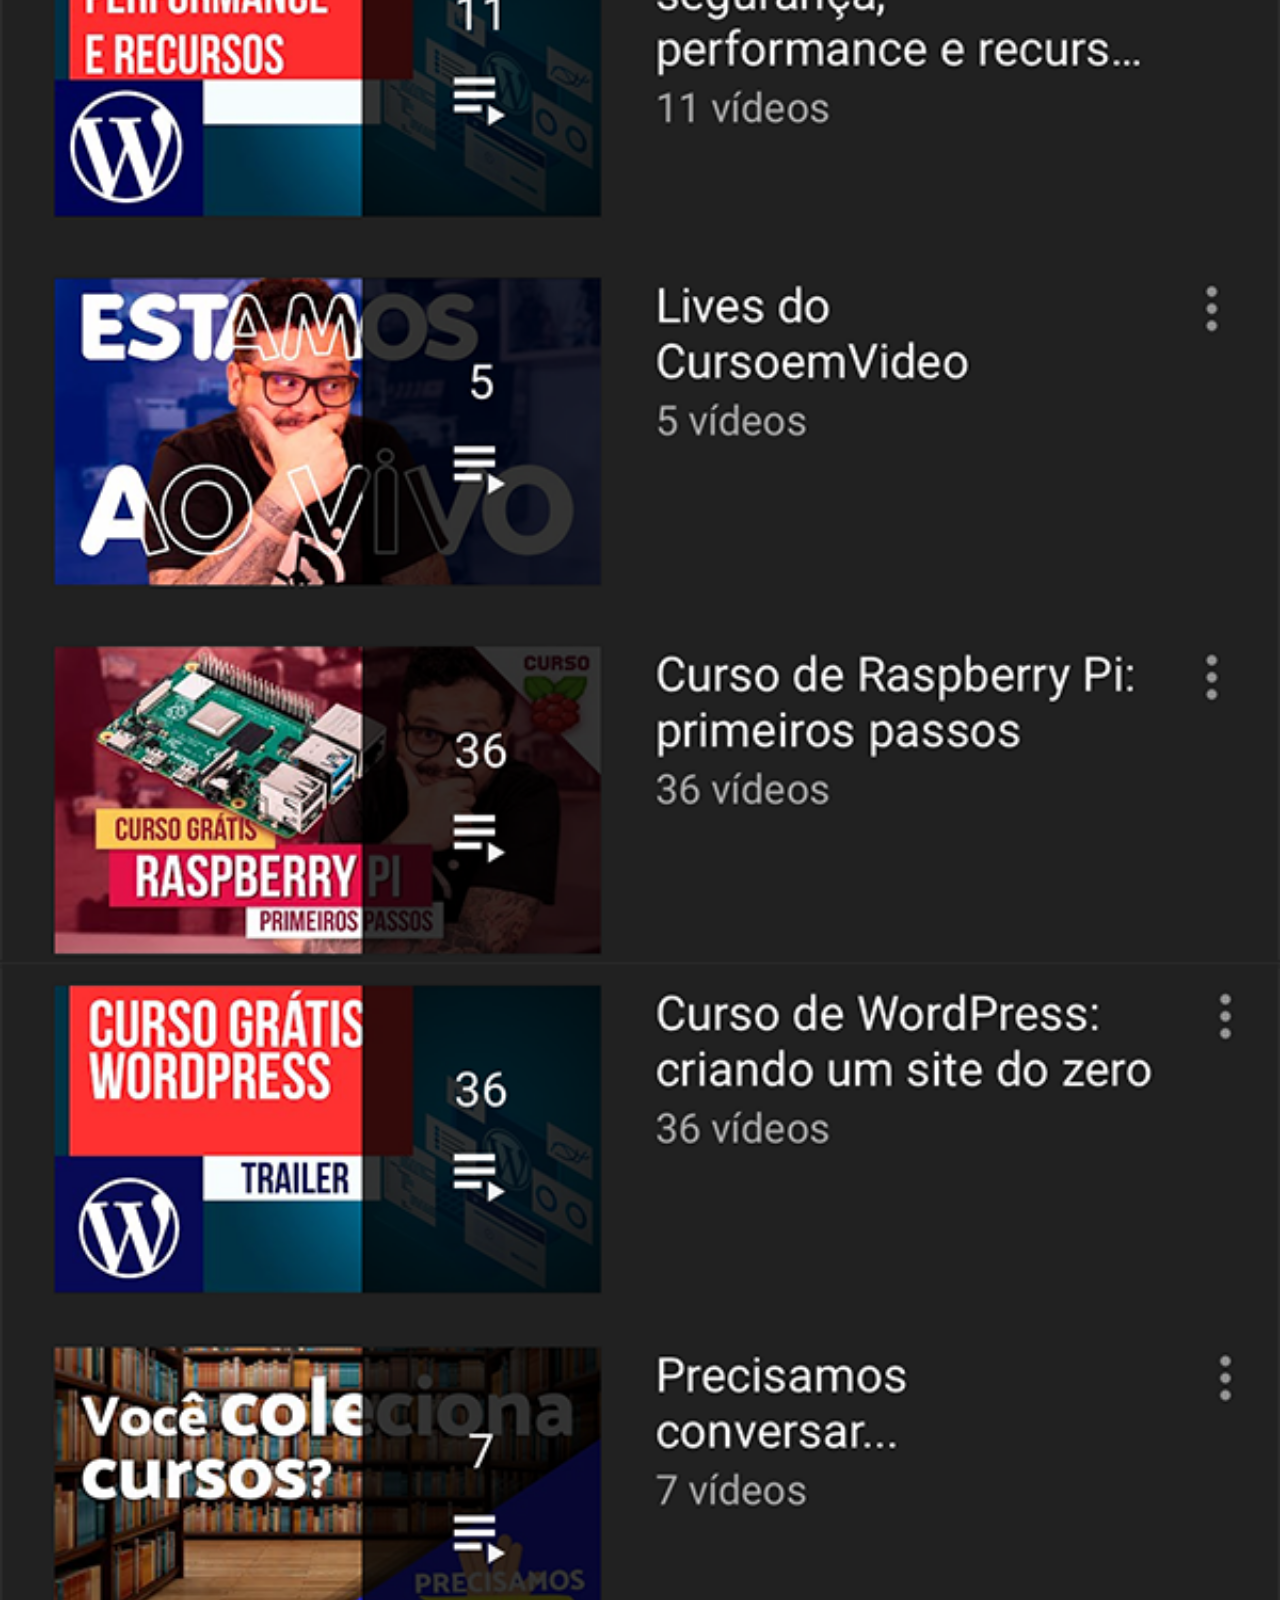
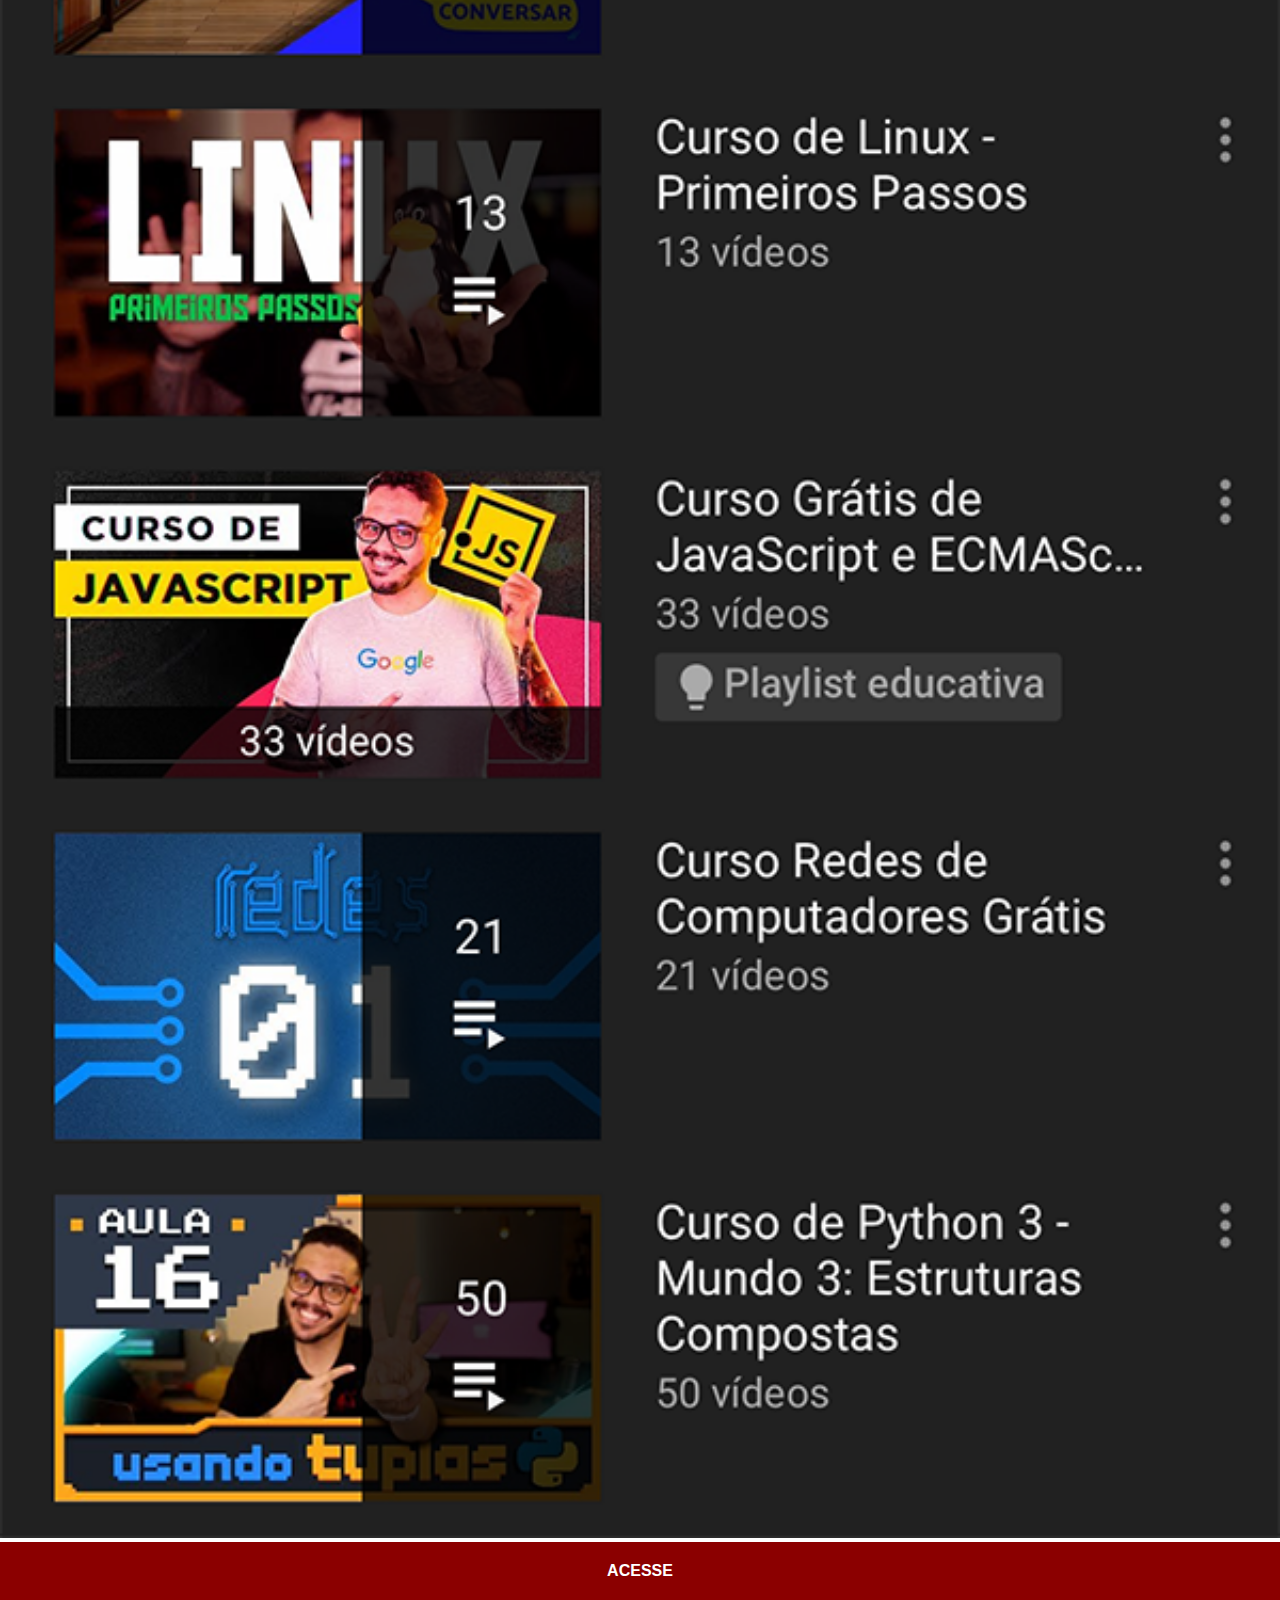
<file: youtube.html>
<!DOCTYPE html>
<html lang="pt-br">
<head>
    <meta charset="UTF-8">
    <meta http-equiv="X-UA-Compatible" content="IE=edge">
    <meta name="viewport" content="width=device-width, initial-scale=1.0">
    <title>TouTube</title>
    <link rel="stylesheet" href="estilos/social.css">
</head>
<body>
    <img src="imagens/tela-youtube.png" alt="YouTube"><a href="https://www.youtube.com/c/CursoemV%C3%ADdeo/playlists" target="_blank">ACESSE</a>
</body>
</html>
</file>
<file: estilos/style.css>
@charset "UTF-8";

* {
    margin: 0px;
    padding: 0px;
    font-family: Arial, Helvetica, sans-serif;
}

html, body {
    height: 100vh;
    width: 100vw;
    background-color: black;
}

body {
    background: url('../imagens/fundo-madeira.jpg') no-repeat top center;
    background-size: cover;
    background-attachment: fixed;
}

main {
    height: 100vh;
    position: relative;
    
}

section#telefone {
    position: absolute;
    top: 50%;
    left: 50%;
    transform: translate(-50%, -50%);

    height: 627px;
    width: 311px;
    
    background: url('../imagens/frame-iphone.png') no-repeat;
}

iframe#tela {
    position: relative;
    top: 80px;
    left: 22px;
    width: 267px;
    height: 471px;
}

section#redes-sociais {
    text-align: right;
}

section#redes-sociais img {
    width: 50px;
    margin: 10px;
    border-radius: 50%;
    box-shadow: 2px 2px 5px rgba(0, 0, 0, 0.411);
    box-sizing: border-box;
}

section#redes-sociais img:hover {
    border: 2px solid rgba(255, 255, 255, 0.603);
    transform: translate(-2px, -2px);
    box-shadow: 5px 5px 10px rgba(0, 0, 0, 0.61);
    transition: transform .3s, border .2s;
}
</file>
<file: estilos/social.css>
@charset "UTF-8";
*{
    margin: 0px;
    padding: 0px;  
    font-family: Arial, Helvetica, sans-serif;
  }

  ::-webkit-scrollbar {
      width: 0px;
      height: 0px;
  }

  img {
      width: 100vw;
  }

  a {
      display: block;
      background-color: darkred;
      color: white;
      padding: 20px;
      text-align: center;
      font-weight: bolder;
      text-decoration: none;
  }

  a:hover {
      background-color: red;
  }
</file>
